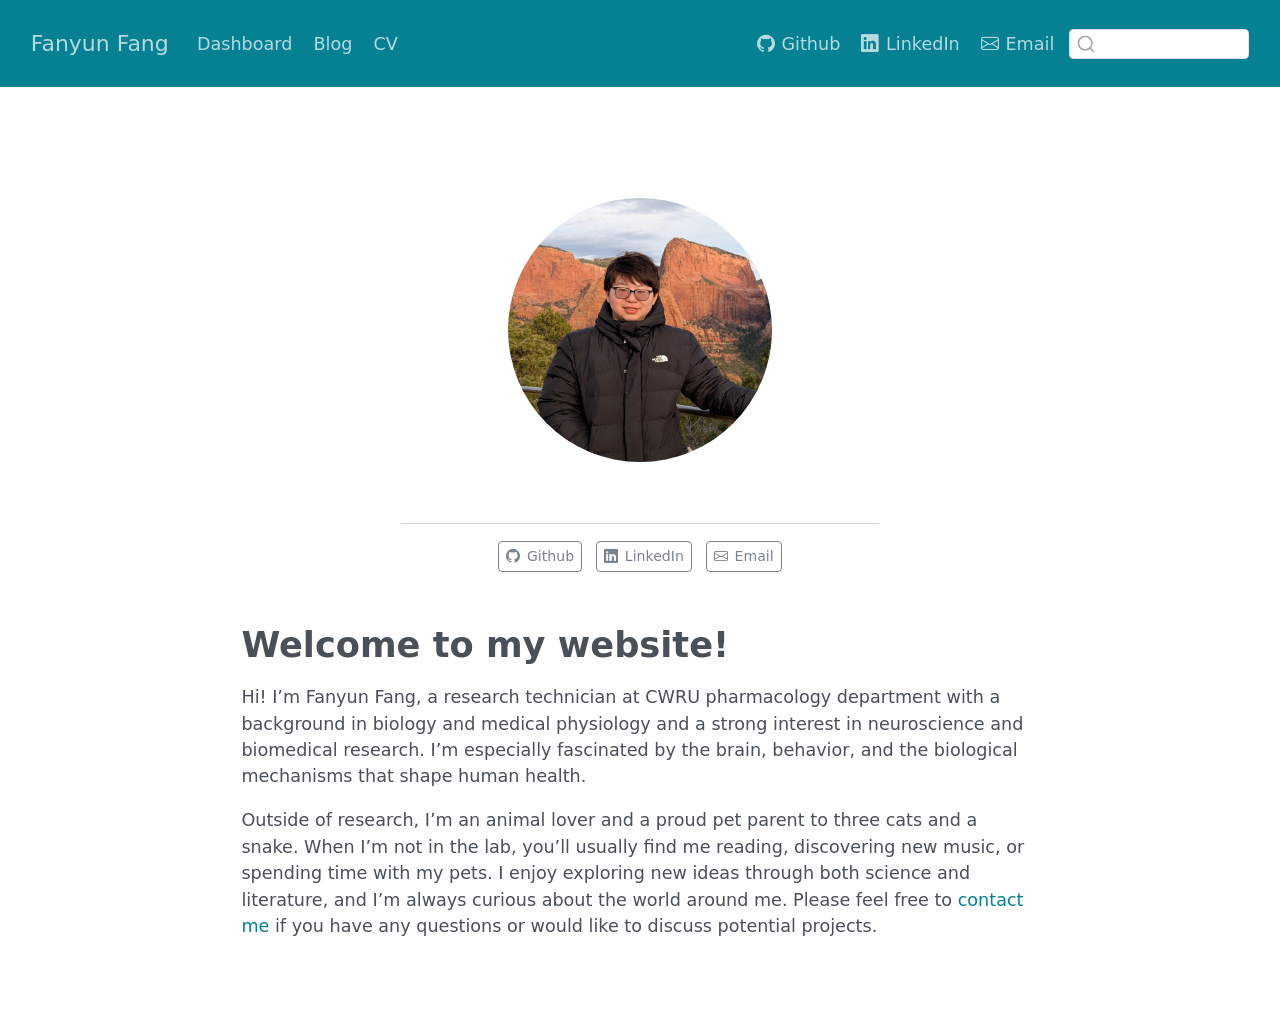
<file: docs/index.html>
<!DOCTYPE html>
<html xmlns="http://www.w3.org/1999/xhtml" lang="en" xml:lang="en"><head>

<meta charset="utf-8">
<meta name="generator" content="quarto-1.9.38">

<meta name="viewport" content="width=device-width, initial-scale=1.0, user-scalable=yes">


<title>Fanyun Fang</title>
<style>
/* Default styles provided by pandoc.
** See https://pandoc.org/MANUAL.html#variables-for-html for config info.
*/
code{white-space: pre-wrap;}
span.smallcaps{font-variant: small-caps;}
div.columns{display: flex; gap: min(4vw, 1.5em);}
div.column{flex: auto; overflow-x: auto;}
div.hanging-indent{margin-left: 1.5em; text-indent: -1.5em;}
ul.task-list{list-style: none;}
ul.task-list li input[type="checkbox"] {
  width: 0.8em;
  margin: 0 0.8em 0.2em -1em; /* quarto-specific, see https://github.com/quarto-dev/quarto-cli/issues/4556 */ 
  vertical-align: middle;
}
</style>


<script src="site_libs/quarto-nav/quarto-nav.js"></script>
<script src="site_libs/clipboard/clipboard.min.js"></script>
<script src="site_libs/quarto-search/autocomplete.umd.js"></script>
<script src="site_libs/quarto-search/fuse.min.js"></script>
<script src="site_libs/quarto-search/quarto-search.js"></script>
<meta name="quarto:offset" content="./">
<script src="site_libs/quarto-html/quarto.js" type="module"></script>
<script src="site_libs/quarto-html/tabsets/tabsets.js" type="module"></script>
<script src="site_libs/quarto-html/popper.min.js"></script>
<script src="site_libs/quarto-html/tippy.umd.min.js"></script>
<link href="site_libs/quarto-html/tippy.css" rel="stylesheet">
<link href="site_libs/quarto-html/quarto-syntax-highlighting-15634bcf2e68342d4ad2dfa704d543f6.css" rel="stylesheet" id="quarto-text-highlighting-styles">
<script src="site_libs/bootstrap/bootstrap.min.js"></script>
<link href="site_libs/bootstrap/bootstrap-icons.css" rel="stylesheet">
<link href="site_libs/bootstrap/bootstrap-db49e53ea84c5c6f29d0102649885da3.min.css" rel="stylesheet" append-hash="true" id="quarto-bootstrap" data-mode="light">
<script id="quarto-search-options" type="application/json">{
  "location": "navbar",
  "copy-button": false,
  "collapse-after": 3,
  "panel-placement": "end",
  "type": "textbox",
  "limit": 50,
  "keyboard-shortcut": [
    "f",
    "/",
    "s"
  ],
  "language": {
    "search-no-results-text": "No results",
    "search-matching-documents-text": "matching documents",
    "search-copy-link-title": "Copy link to search",
    "search-hide-matches-text": "Hide additional matches",
    "search-more-match-text": "more match in this document",
    "search-more-matches-text": "more matches in this document",
    "search-clear-button-title": "Clear",
    "search-text-placeholder": "",
    "search-detached-cancel-button-title": "Cancel",
    "search-submit-button-title": "Submit",
    "search-label": "Search"
  }
}</script>


</head>

<body class="nav-fixed fullcontent quarto-light">

<div id="quarto-search-results"></div>
  <header id="quarto-header" class="headroom fixed-top">
    <nav class="navbar navbar-expand-lg " data-bs-theme="dark">
      <div class="navbar-container container-fluid">
      <div class="navbar-brand-container mx-auto">
    <a class="navbar-brand" href="./index.html">
    <span class="navbar-title">Fanyun Fang</span>
    </a>
  </div>
            <div id="quarto-search" class="" title="Search"></div>
          <button class="navbar-toggler" type="button" data-bs-toggle="collapse" data-bs-target="#navbarCollapse" aria-controls="navbarCollapse" role="menu" aria-expanded="false" aria-label="Toggle navigation" onclick="if (window.quartoToggleHeadroom) { window.quartoToggleHeadroom(); }">
  <span class="navbar-toggler-icon"></span>
</button>
          <div class="collapse navbar-collapse" id="navbarCollapse">
            <ul class="navbar-nav navbar-nav-scroll me-auto">
  <li class="nav-item">
    <a class="nav-link" href="./Dashboard/index.html"> 
<span class="menu-text">Dashboard</span></a>
  </li>  
  <li class="nav-item">
    <a class="nav-link" href="./Blog/index.html"> 
<span class="menu-text">Blog</span></a>
  </li>  
  <li class="nav-item">
    <a class="nav-link" href="./cv/index.html"> 
<span class="menu-text">CV</span></a>
  </li>  
</ul>
            <ul class="navbar-nav navbar-nav-scroll ms-auto">
  <li class="nav-item">
    <a class="nav-link" href="https://github.com/spencerfang9"> <i class="bi bi-github" role="img">
</i> 
<span class="menu-text">Github</span></a>
  </li>  
  <li class="nav-item">
    <a class="nav-link" href="https://www.linkedin.com/in/fanyun-fang-321443180/"> <i class="bi bi-linkedin" role="img">
</i> 
<span class="menu-text">LinkedIn</span></a>
  </li>  
  <li class="nav-item">
    <a class="nav-link" href="mailto:fxf116@case.edu"> <i class="bi bi-envelope" role="img">
</i> 
<span class="menu-text">Email</span></a>
  </li>  
</ul>
          </div> <!-- /navcollapse -->
            <div class="quarto-navbar-tools">
</div>
      </div> <!-- /container-fluid -->
    </nav>
</header>
<!-- content -->
<div id="quarto-content" class="quarto-container page-columns page-rows-contents page-layout-article page-navbar">
<!-- sidebar -->
<!-- margin-sidebar -->
    
<!-- main -->
<main class="content" id="quarto-document-content">




<div class="quarto-about-jolla">
  <img src="img/My image.jpg" class="about-image
  round " style="height: 15em; width: 15em;">
 <header id="title-block-header" class="quarto-title-block"></header><div id="about-block">
</div> 
  <hr class="about-sep">
   <div class="about-links">
  <a href="https://github.com/spencerfang9" class="about-link" rel="" target="">
    <i class="bi bi-github"></i>
     <span class="about-link-text">Github</span>
  </a>
  <a href="https://www.linkedin.com/in/fanyun-fang-321443180/" class="about-link" rel="" target="">
    <i class="bi bi-linkedin"></i>
     <span class="about-link-text">LinkedIn</span>
  </a>
  <a href="mailto:fxf116@case.edu" class="about-link" rel="" target="">
    <i class="bi bi-envelope"></i>
     <span class="about-link-text">Email</span>
  </a>
</div>
</div>

<section id="welcome-to-my-website" class="level1">
<h1>Welcome to my website!</h1>
<p>Hi! I’m Fanyun Fang, a research technician at CWRU pharmacology department with a background in biology and medical physiology and a strong interest in neuroscience and biomedical research. I’m especially fascinated by the brain, behavior, and the biological mechanisms that shape human health.</p>
<p>Outside of research, I’m an animal lover and a proud pet parent to three cats and a snake. When I’m not in the lab, you’ll usually find me reading, discovering new music, or spending time with my pets. I enjoy exploring new ideas through both science and literature, and I’m always curious about the world around me. Please feel free to <a href="mailto:fxf116@case.edu">contact me</a> if you have any questions or would like to discuss potential projects.</p>



</section>

</main> <!-- /main -->
<script id="quarto-html-after-body" type="application/javascript">
  window.document.addEventListener("DOMContentLoaded", function (event) {
    const isCodeAnnotation = (el) => {
      for (const clz of el.classList) {
        if (clz.startsWith('code-annotation-')) {                     
          return true;
        }
      }
      return false;
    }
    const onCopySuccess = function(e) {
      // button target
      const button = e.trigger;
      // don't keep focus
      button.blur();
      // flash "checked"
      button.classList.add('code-copy-button-checked');
      var currentTitle = button.getAttribute("title");
      button.setAttribute("title", "Copied!");
      let tooltip;
      if (window.bootstrap) {
        button.setAttribute("data-bs-toggle", "tooltip");
        button.setAttribute("data-bs-placement", "left");
        button.setAttribute("data-bs-title", "Copied!");
        tooltip = new bootstrap.Tooltip(button, 
          { trigger: "manual", 
            customClass: "code-copy-button-tooltip",
            offset: [0, -8]});
        tooltip.show();    
      }
      setTimeout(function() {
        if (tooltip) {
          tooltip.hide();
          button.removeAttribute("data-bs-title");
          button.removeAttribute("data-bs-toggle");
          button.removeAttribute("data-bs-placement");
        }
        button.setAttribute("title", currentTitle);
        button.classList.remove('code-copy-button-checked');
      }, 1000);
      // clear code selection
      e.clearSelection();
    }
    const getTextToCopy = function(trigger) {
      const outerScaffold = trigger.parentElement.cloneNode(true);
      const codeEl = outerScaffold.querySelector('code');
      for (const childEl of codeEl.children) {
        if (isCodeAnnotation(childEl)) {
          childEl.remove();
        }
      }
      return codeEl.innerText;
    }
    const clipboard = new window.ClipboardJS('.code-copy-button:not([data-in-quarto-modal])', {
      text: getTextToCopy
    });
    clipboard.on('success', onCopySuccess);
    if (window.document.getElementById('quarto-embedded-source-code-modal')) {
      const clipboardModal = new window.ClipboardJS('.code-copy-button[data-in-quarto-modal]', {
        text: getTextToCopy,
        container: window.document.getElementById('quarto-embedded-source-code-modal')
      });
      clipboardModal.on('success', onCopySuccess);
    }
      var localhostRegex = new RegExp(/^(?:http|https):\/\/localhost\:?[0-9]*\//);
      var mailtoRegex = new RegExp(/^mailto:/);
        var filterRegex = new RegExp('/' + window.location.host + '/');
      var isInternal = (href) => {
          return filterRegex.test(href) || localhostRegex.test(href) || mailtoRegex.test(href);
      }
      // Inspect non-navigation links and adorn them if external
     var links = window.document.querySelectorAll('a[href]:not(.nav-link):not(.navbar-brand):not(.toc-action):not(.sidebar-link):not(.sidebar-item-toggle):not(.pagination-link):not(.no-external):not([aria-hidden]):not(.dropdown-item):not(.quarto-navigation-tool):not(.about-link)');
      for (var i=0; i<links.length; i++) {
        const link = links[i];
        if (!isInternal(link.href)) {
          // undo the damage that might have been done by quarto-nav.js in the case of
          // links that we want to consider external
          if (link.dataset.originalHref !== undefined) {
            link.href = link.dataset.originalHref;
          }
        }
      }
    function tippyHover(el, contentFn, onTriggerFn, onUntriggerFn) {
      const config = {
        allowHTML: true,
        maxWidth: 500,
        delay: 100,
        arrow: false,
        appendTo: function(el) {
            return el.parentElement;
        },
        interactive: true,
        interactiveBorder: 10,
        theme: 'quarto',
        placement: 'bottom-start',
      };
      if (contentFn) {
        config.content = contentFn;
      }
      if (onTriggerFn) {
        config.onTrigger = onTriggerFn;
      }
      if (onUntriggerFn) {
        config.onUntrigger = onUntriggerFn;
      }
      window.tippy(el, config); 
    }
    const noterefs = window.document.querySelectorAll('a[role="doc-noteref"]');
    for (var i=0; i<noterefs.length; i++) {
      const ref = noterefs[i];
      tippyHover(ref, function() {
        // use id or data attribute instead here
        let href = ref.getAttribute('data-footnote-href') || ref.getAttribute('href');
        try { href = new URL(href).hash; } catch {}
        const id = href.replace(/^#\/?/, "");
        const note = window.document.getElementById(id);
        if (note) {
          return note.innerHTML;
        } else {
          return "";
        }
      });
    }
    const xrefs = window.document.querySelectorAll('a.quarto-xref');
    const processXRef = (id, note) => {
      // Strip column container classes
      const stripColumnClz = (el) => {
        el.classList.remove("page-full", "page-columns");
        if (el.children) {
          for (const child of el.children) {
            stripColumnClz(child);
          }
        }
      }
      stripColumnClz(note)
      if (id === null || id.startsWith('sec-')) {
        // Special case sections, only their first couple elements
        const container = document.createElement("div");
        if (note.children && note.children.length > 2) {
          container.appendChild(note.children[0].cloneNode(true));
          for (let i = 1; i < note.children.length; i++) {
            const child = note.children[i];
            if (child.tagName === "P" && child.innerText === "") {
              continue;
            } else {
              container.appendChild(child.cloneNode(true));
              break;
            }
          }
          if (window.Quarto?.typesetMath) {
            window.Quarto.typesetMath(container);
          }
          return container.innerHTML
        } else {
          if (window.Quarto?.typesetMath) {
            window.Quarto.typesetMath(note);
          }
          return note.innerHTML;
        }
      } else {
        // Remove any anchor links if they are present
        const anchorLink = note.querySelector('a.anchorjs-link');
        if (anchorLink) {
          anchorLink.remove();
        }
        if (window.Quarto?.typesetMath) {
          window.Quarto.typesetMath(note);
        }
        if (note.classList.contains("callout")) {
          return note.outerHTML;
        } else {
          return note.innerHTML;
        }
      }
    }
    for (var i=0; i<xrefs.length; i++) {
      const xref = xrefs[i];
      tippyHover(xref, undefined, function(instance) {
        instance.disable();
        let url = xref.getAttribute('href');
        let hash = undefined; 
        if (url.startsWith('#')) {
          hash = url;
        } else {
          try { hash = new URL(url).hash; } catch {}
        }
        if (hash) {
          const id = hash.replace(/^#\/?/, "");
          const note = window.document.getElementById(id);
          if (note !== null) {
            try {
              const html = processXRef(id, note.cloneNode(true));
              instance.setContent(html);
            } finally {
              instance.enable();
              instance.show();
            }
          } else {
            // See if we can fetch this
            fetch(url.split('#')[0])
            .then(res => res.text())
            .then(html => {
              const parser = new DOMParser();
              const htmlDoc = parser.parseFromString(html, "text/html");
              const note = htmlDoc.getElementById(id);
              if (note !== null) {
                const html = processXRef(id, note);
                instance.setContent(html);
              } 
            }).finally(() => {
              instance.enable();
              instance.show();
            });
          }
        } else {
          // See if we can fetch a full url (with no hash to target)
          // This is a special case and we should probably do some content thinning / targeting
          fetch(url)
          .then(res => res.text())
          .then(html => {
            const parser = new DOMParser();
            const htmlDoc = parser.parseFromString(html, "text/html");
            const note = htmlDoc.querySelector('main.content');
            if (note !== null) {
              // This should only happen for chapter cross references
              // (since there is no id in the URL)
              // remove the first header
              if (note.children.length > 0 && note.children[0].tagName === "HEADER") {
                note.children[0].remove();
              }
              const html = processXRef(null, note);
              instance.setContent(html);
            } 
          }).finally(() => {
            instance.enable();
            instance.show();
          });
        }
      }, function(instance) {
      });
    }
        let selectedAnnoteEl;
        const selectorForAnnotation = ( cell, annotation) => {
          let cellAttr = 'data-code-cell="' + cell + '"';
          let lineAttr = 'data-code-annotation="' +  annotation + '"';
          const selector = 'span[' + cellAttr + '][' + lineAttr + ']';
          return selector;
        }
        const selectCodeLines = (annoteEl) => {
          const doc = window.document;
          const targetCell = annoteEl.getAttribute("data-target-cell");
          const targetAnnotation = annoteEl.getAttribute("data-target-annotation");
          const annoteSpan = window.document.querySelector(selectorForAnnotation(targetCell, targetAnnotation));
          const lines = annoteSpan.getAttribute("data-code-lines").split(",");
          const lineIds = lines.map((line) => {
            return targetCell + "-" + line;
          })
          let top = null;
          let height = null;
          let parent = null;
          if (lineIds.length > 0) {
              //compute the position of the single el (top and bottom and make a div)
              const el = window.document.getElementById(lineIds[0]);
              top = el.offsetTop;
              height = el.offsetHeight;
              parent = el.parentElement.parentElement;
            if (lineIds.length > 1) {
              const lastEl = window.document.getElementById(lineIds[lineIds.length - 1]);
              const bottom = lastEl.offsetTop + lastEl.offsetHeight;
              height = bottom - top;
            }
            if (top !== null && height !== null && parent !== null) {
              // cook up a div (if necessary) and position it 
              let div = window.document.getElementById("code-annotation-line-highlight");
              if (div === null) {
                div = window.document.createElement("div");
                div.setAttribute("id", "code-annotation-line-highlight");
                div.style.position = 'absolute';
                parent.appendChild(div);
              }
              div.style.top = top - 2 + "px";
              div.style.height = height + 4 + "px";
              div.style.left = 0;
              let gutterDiv = window.document.getElementById("code-annotation-line-highlight-gutter");
              if (gutterDiv === null) {
                gutterDiv = window.document.createElement("div");
                gutterDiv.setAttribute("id", "code-annotation-line-highlight-gutter");
                gutterDiv.style.position = 'absolute';
                const codeCell = window.document.getElementById(targetCell);
                const gutter = codeCell.querySelector('.code-annotation-gutter');
                gutter.appendChild(gutterDiv);
              }
              gutterDiv.style.top = top - 2 + "px";
              gutterDiv.style.height = height + 4 + "px";
            }
            selectedAnnoteEl = annoteEl;
          }
        };
        const unselectCodeLines = () => {
          const elementsIds = ["code-annotation-line-highlight", "code-annotation-line-highlight-gutter"];
          elementsIds.forEach((elId) => {
            const div = window.document.getElementById(elId);
            if (div) {
              div.remove();
            }
          });
          selectedAnnoteEl = undefined;
        };
          // Handle positioning of the toggle
      window.addEventListener(
        "resize",
        throttle(() => {
          elRect = undefined;
          if (selectedAnnoteEl) {
            selectCodeLines(selectedAnnoteEl);
          }
        }, 10)
      );
      function throttle(fn, ms) {
      let throttle = false;
      let timer;
        return (...args) => {
          if(!throttle) { // first call gets through
              fn.apply(this, args);
              throttle = true;
          } else { // all the others get throttled
              if(timer) clearTimeout(timer); // cancel #2
              timer = setTimeout(() => {
                fn.apply(this, args);
                timer = throttle = false;
              }, ms);
          }
        };
      }
        // Attach click handler to the DT
        const annoteDls = window.document.querySelectorAll('dt[data-target-cell]');
        for (const annoteDlNode of annoteDls) {
          annoteDlNode.addEventListener('click', (event) => {
            const clickedEl = event.target;
            if (clickedEl !== selectedAnnoteEl) {
              unselectCodeLines();
              const activeEl = window.document.querySelector('dt[data-target-cell].code-annotation-active');
              if (activeEl) {
                activeEl.classList.remove('code-annotation-active');
              }
              selectCodeLines(clickedEl);
              clickedEl.classList.add('code-annotation-active');
            } else {
              // Unselect the line
              unselectCodeLines();
              clickedEl.classList.remove('code-annotation-active');
            }
          });
        }
    const findCites = (el) => {
      const parentEl = el.parentElement;
      if (parentEl) {
        const cites = parentEl.dataset.cites;
        if (cites) {
          return {
            el,
            cites: cites.split(' ')
          };
        } else {
          return findCites(el.parentElement)
        }
      } else {
        return undefined;
      }
    };
    var bibliorefs = window.document.querySelectorAll('a[role="doc-biblioref"]');
    for (var i=0; i<bibliorefs.length; i++) {
      const ref = bibliorefs[i];
      const citeInfo = findCites(ref);
      if (citeInfo) {
        tippyHover(citeInfo.el, function() {
          var popup = window.document.createElement('div');
          citeInfo.cites.forEach(function(cite) {
            var citeDiv = window.document.createElement('div');
            citeDiv.classList.add('hanging-indent');
            citeDiv.classList.add('csl-entry');
            var biblioDiv = window.document.getElementById('ref-' + cite);
            if (biblioDiv) {
              citeDiv.innerHTML = biblioDiv.innerHTML;
            }
            popup.appendChild(citeDiv);
          });
          return popup.innerHTML;
        });
      }
    }
  });
  </script>
</div> <!-- /content -->




</body></html>
</file>
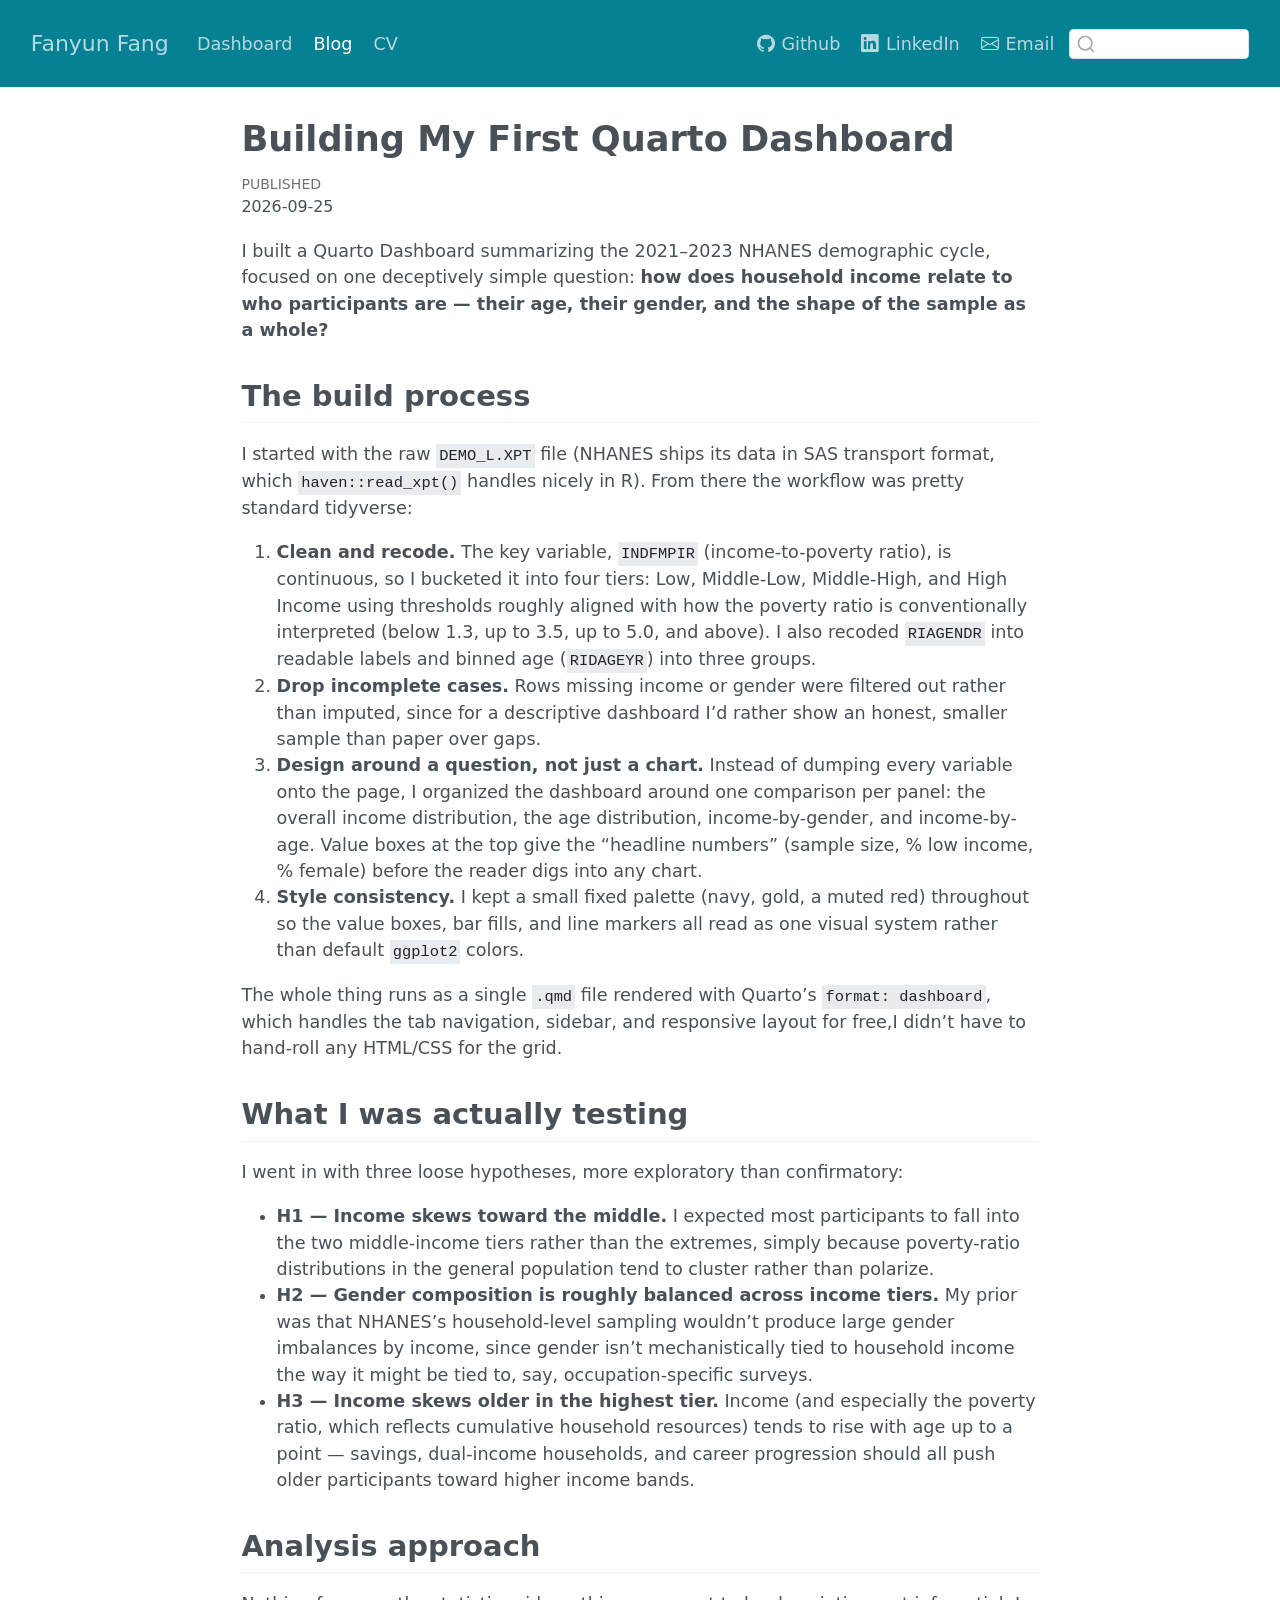
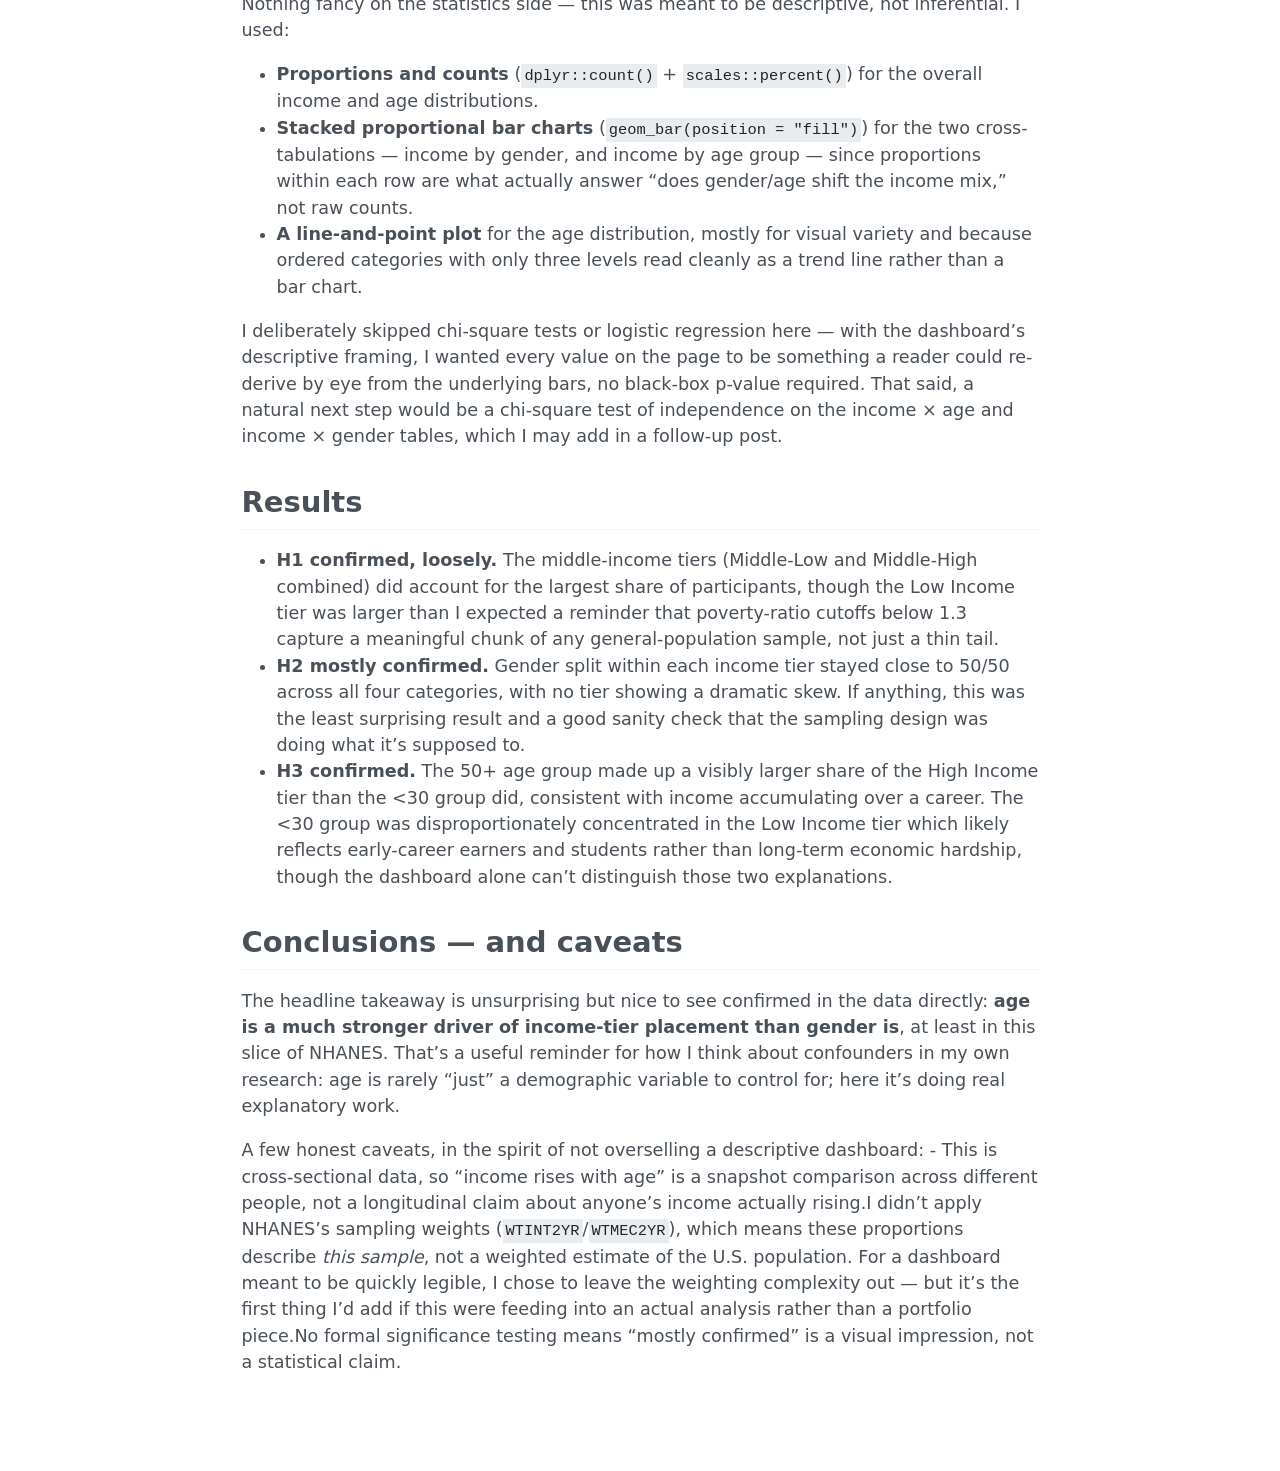
<file: docs/Blog/index.html>
<!DOCTYPE html>
<html xmlns="http://www.w3.org/1999/xhtml" lang="en" xml:lang="en"><head>

<meta charset="utf-8">
<meta name="generator" content="quarto-1.9.38">

<meta name="viewport" content="width=device-width, initial-scale=1.0, user-scalable=yes">

<meta name="dcterms.date" content="2026-09-25">

<title>Building My First Quarto Dashboard – Fanyun Fang</title>
<style>
/* Default styles provided by pandoc.
** See https://pandoc.org/MANUAL.html#variables-for-html for config info.
*/
code{white-space: pre-wrap;}
span.smallcaps{font-variant: small-caps;}
div.columns{display: flex; gap: min(4vw, 1.5em);}
div.column{flex: auto; overflow-x: auto;}
div.hanging-indent{margin-left: 1.5em; text-indent: -1.5em;}
ul.task-list{list-style: none;}
ul.task-list li input[type="checkbox"] {
  width: 0.8em;
  margin: 0 0.8em 0.2em -1em; /* quarto-specific, see https://github.com/quarto-dev/quarto-cli/issues/4556 */ 
  vertical-align: middle;
}
</style>


<script src="../site_libs/quarto-nav/quarto-nav.js"></script>
<script src="../site_libs/clipboard/clipboard.min.js"></script>
<script src="../site_libs/quarto-search/autocomplete.umd.js"></script>
<script src="../site_libs/quarto-search/fuse.min.js"></script>
<script src="../site_libs/quarto-search/quarto-search.js"></script>
<meta name="quarto:offset" content="../">
<script src="../site_libs/quarto-html/quarto.js" type="module"></script>
<script src="../site_libs/quarto-html/tabsets/tabsets.js" type="module"></script>
<script src="../site_libs/quarto-html/popper.min.js"></script>
<script src="../site_libs/quarto-html/tippy.umd.min.js"></script>
<script src="../site_libs/quarto-html/anchor.min.js"></script>
<link href="../site_libs/quarto-html/tippy.css" rel="stylesheet">
<link href="../site_libs/quarto-html/quarto-syntax-highlighting-15634bcf2e68342d4ad2dfa704d543f6.css" rel="stylesheet" id="quarto-text-highlighting-styles">
<script src="../site_libs/bootstrap/bootstrap.min.js"></script>
<link href="../site_libs/bootstrap/bootstrap-icons.css" rel="stylesheet">
<link href="../site_libs/bootstrap/bootstrap-db49e53ea84c5c6f29d0102649885da3.min.css" rel="stylesheet" append-hash="true" id="quarto-bootstrap" data-mode="light">
<script id="quarto-search-options" type="application/json">{
  "location": "navbar",
  "copy-button": false,
  "collapse-after": 3,
  "panel-placement": "end",
  "type": "textbox",
  "limit": 50,
  "keyboard-shortcut": [
    "f",
    "/",
    "s"
  ],
  "language": {
    "search-no-results-text": "No results",
    "search-matching-documents-text": "matching documents",
    "search-copy-link-title": "Copy link to search",
    "search-hide-matches-text": "Hide additional matches",
    "search-more-match-text": "more match in this document",
    "search-more-matches-text": "more matches in this document",
    "search-clear-button-title": "Clear",
    "search-text-placeholder": "",
    "search-detached-cancel-button-title": "Cancel",
    "search-submit-button-title": "Submit",
    "search-label": "Search"
  }
}</script>


</head>

<body class="nav-fixed fullcontent quarto-light">

<div id="quarto-search-results"></div>
  <header id="quarto-header" class="headroom fixed-top">
    <nav class="navbar navbar-expand-lg " data-bs-theme="dark">
      <div class="navbar-container container-fluid">
      <div class="navbar-brand-container mx-auto">
    <a class="navbar-brand" href="../index.html">
    <span class="navbar-title">Fanyun Fang</span>
    </a>
  </div>
            <div id="quarto-search" class="" title="Search"></div>
          <button class="navbar-toggler" type="button" data-bs-toggle="collapse" data-bs-target="#navbarCollapse" aria-controls="navbarCollapse" role="menu" aria-expanded="false" aria-label="Toggle navigation" onclick="if (window.quartoToggleHeadroom) { window.quartoToggleHeadroom(); }">
  <span class="navbar-toggler-icon"></span>
</button>
          <div class="collapse navbar-collapse" id="navbarCollapse">
            <ul class="navbar-nav navbar-nav-scroll me-auto">
  <li class="nav-item">
    <a class="nav-link" href="../Dashboard/index.html"> 
<span class="menu-text">Dashboard</span></a>
  </li>  
  <li class="nav-item">
    <a class="nav-link active" href="../Blog/index.html" aria-current="page"> 
<span class="menu-text">Blog</span></a>
  </li>  
  <li class="nav-item">
    <a class="nav-link" href="../cv/index.html"> 
<span class="menu-text">CV</span></a>
  </li>  
</ul>
            <ul class="navbar-nav navbar-nav-scroll ms-auto">
  <li class="nav-item">
    <a class="nav-link" href="https://github.com/spencerfang9"> <i class="bi bi-github" role="img">
</i> 
<span class="menu-text">Github</span></a>
  </li>  
  <li class="nav-item">
    <a class="nav-link" href="https://www.linkedin.com/in/fanyun-fang-321443180/"> <i class="bi bi-linkedin" role="img">
</i> 
<span class="menu-text">LinkedIn</span></a>
  </li>  
  <li class="nav-item">
    <a class="nav-link" href="mailto:fxf116@case.edu"> <i class="bi bi-envelope" role="img">
</i> 
<span class="menu-text">Email</span></a>
  </li>  
</ul>
          </div> <!-- /navcollapse -->
            <div class="quarto-navbar-tools">
</div>
      </div> <!-- /container-fluid -->
    </nav>
</header>
<!-- content -->
<div id="quarto-content" class="quarto-container page-columns page-rows-contents page-layout-article page-navbar">
<!-- sidebar -->
<!-- margin-sidebar -->
    
<!-- main -->
<main class="content" id="quarto-document-content">

<header id="title-block-header" class="quarto-title-block default">
<div class="quarto-title">
<h1 class="title">Building My First Quarto Dashboard</h1>
</div>



<div class="quarto-title-meta">

    
    <div>
    <div class="quarto-title-meta-heading">Published</div>
    <div class="quarto-title-meta-contents">
      <p class="date">2026-09-25</p>
    </div>
  </div>
  
    
  </div>
  


</header>


<p>I built a Quarto Dashboard summarizing the 2021–2023 NHANES demographic cycle, focused on one deceptively simple question: <strong>how does household income relate to who participants are — their age, their gender, and the shape of the sample as a whole?</strong></p>
<section id="the-build-process" class="level2">
<h2 class="anchored" data-anchor-id="the-build-process">The build process</h2>
<p>I started with the raw <code>DEMO_L.XPT</code> file (NHANES ships its data in SAS transport format, which <code>haven::read_xpt()</code> handles nicely in R). From there the workflow was pretty standard tidyverse:</p>
<ol type="1">
<li><strong>Clean and recode.</strong> The key variable, <code>INDFMPIR</code> (income-to-poverty ratio), is continuous, so I bucketed it into four tiers: Low, Middle-Low, Middle-High, and High Income using thresholds roughly aligned with how the poverty ratio is conventionally interpreted (below 1.3, up to 3.5, up to 5.0, and above). I also recoded <code>RIAGENDR</code> into readable labels and binned age (<code>RIDAGEYR</code>) into three groups.</li>
<li><strong>Drop incomplete cases.</strong> Rows missing income or gender were filtered out rather than imputed, since for a descriptive dashboard I’d rather show an honest, smaller sample than paper over gaps.</li>
<li><strong>Design around a question, not just a chart.</strong> Instead of dumping every variable onto the page, I organized the dashboard around one comparison per panel: the overall income distribution, the age distribution, income-by-gender, and income-by-age. Value boxes at the top give the “headline numbers” (sample size, % low income, % female) before the reader digs into any chart.</li>
<li><strong>Style consistency.</strong> I kept a small fixed palette (navy, gold, a muted red) throughout so the value boxes, bar fills, and line markers all read as one visual system rather than default <code>ggplot2</code> colors.</li>
</ol>
<p>The whole thing runs as a single <code>.qmd</code> file rendered with Quarto’s <code>format: dashboard</code>, which handles the tab navigation, sidebar, and responsive layout for free,I didn’t have to hand-roll any HTML/CSS for the grid.</p>
</section>
<section id="what-i-was-actually-testing" class="level2">
<h2 class="anchored" data-anchor-id="what-i-was-actually-testing">What I was actually testing</h2>
<p>I went in with three loose hypotheses, more exploratory than confirmatory:</p>
<ul>
<li><strong>H1 — Income skews toward the middle.</strong> I expected most participants to fall into the two middle-income tiers rather than the extremes, simply because poverty-ratio distributions in the general population tend to cluster rather than polarize.</li>
<li><strong>H2 — Gender composition is roughly balanced across income tiers.</strong> My prior was that NHANES’s household-level sampling wouldn’t produce large gender imbalances by income, since gender isn’t mechanistically tied to household income the way it might be tied to, say, occupation-specific surveys.</li>
<li><strong>H3 — Income skews older in the highest tier.</strong> Income (and especially the poverty ratio, which reflects cumulative household resources) tends to rise with age up to a point — savings, dual-income households, and career progression should all push older participants toward higher income bands.</li>
</ul>
</section>
<section id="analysis-approach" class="level2">
<h2 class="anchored" data-anchor-id="analysis-approach">Analysis approach</h2>
<p>Nothing fancy on the statistics side — this was meant to be descriptive, not inferential. I used:</p>
<ul>
<li><strong>Proportions and counts</strong> (<code>dplyr::count()</code> + <code>scales::percent()</code>) for the overall income and age distributions.</li>
<li><strong>Stacked proportional bar charts</strong> (<code>geom_bar(position = "fill")</code>) for the two cross-tabulations — income by gender, and income by age group — since proportions within each row are what actually answer “does gender/age shift the income mix,” not raw counts.</li>
<li><strong>A line-and-point plot</strong> for the age distribution, mostly for visual variety and because ordered categories with only three levels read cleanly as a trend line rather than a bar chart.</li>
</ul>
<p>I deliberately skipped chi-square tests or logistic regression here — with the dashboard’s descriptive framing, I wanted every value on the page to be something a reader could re-derive by eye from the underlying bars, no black-box p-value required. That said, a natural next step would be a chi-square test of independence on the income × age and income × gender tables, which I may add in a follow-up post.</p>
</section>
<section id="results" class="level2">
<h2 class="anchored" data-anchor-id="results">Results</h2>
<ul>
<li><strong>H1 confirmed, loosely.</strong> The middle-income tiers (Middle-Low and Middle-High combined) did account for the largest share of participants, though the Low Income tier was larger than I expected a reminder that poverty-ratio cutoffs below 1.3 capture a meaningful chunk of any general-population sample, not just a thin tail.</li>
<li><strong>H2 mostly confirmed.</strong> Gender split within each income tier stayed close to 50/50 across all four categories, with no tier showing a dramatic skew. If anything, this was the least surprising result and a good sanity check that the sampling design was doing what it’s supposed to.</li>
<li><strong>H3 confirmed.</strong> The 50+ age group made up a visibly larger share of the High Income tier than the &lt;30 group did, consistent with income accumulating over a career. The &lt;30 group was disproportionately concentrated in the Low Income tier which likely reflects early-career earners and students rather than long-term economic hardship, though the dashboard alone can’t distinguish those two explanations.</li>
</ul>
</section>
<section id="conclusions-and-caveats" class="level2">
<h2 class="anchored" data-anchor-id="conclusions-and-caveats">Conclusions — and caveats</h2>
<p>The headline takeaway is unsurprising but nice to see confirmed in the data directly: <strong>age is a much stronger driver of income-tier placement than gender is</strong>, at least in this slice of NHANES. That’s a useful reminder for how I think about confounders in my own research: age is rarely “just” a demographic variable to control for; here it’s doing real explanatory work.</p>
<p>A few honest caveats, in the spirit of not overselling a descriptive dashboard: - This is cross-sectional data, so “income rises with age” is a snapshot comparison across different people, not a longitudinal claim about anyone’s income actually rising.I didn’t apply NHANES’s sampling weights (<code>WTINT2YR</code>/<code>WTMEC2YR</code>), which means these proportions describe <em>this sample</em>, not a weighted estimate of the U.S. population. For a dashboard meant to be quickly legible, I chose to leave the weighting complexity out — but it’s the first thing I’d add if this were feeding into an actual analysis rather than a portfolio piece.No formal significance testing means “mostly confirmed” is a visual impression, not a statistical claim.</p>


</section>

</main> <!-- /main -->
<script id="quarto-html-after-body" type="application/javascript">
  window.document.addEventListener("DOMContentLoaded", function (event) {
    const icon = "";
    const anchorJS = new window.AnchorJS();
    anchorJS.options = {
      placement: 'right',
      icon: icon
    };
    anchorJS.add('.anchored');
    const isCodeAnnotation = (el) => {
      for (const clz of el.classList) {
        if (clz.startsWith('code-annotation-')) {                     
          return true;
        }
      }
      return false;
    }
    const onCopySuccess = function(e) {
      // button target
      const button = e.trigger;
      // don't keep focus
      button.blur();
      // flash "checked"
      button.classList.add('code-copy-button-checked');
      var currentTitle = button.getAttribute("title");
      button.setAttribute("title", "Copied!");
      let tooltip;
      if (window.bootstrap) {
        button.setAttribute("data-bs-toggle", "tooltip");
        button.setAttribute("data-bs-placement", "left");
        button.setAttribute("data-bs-title", "Copied!");
        tooltip = new bootstrap.Tooltip(button, 
          { trigger: "manual", 
            customClass: "code-copy-button-tooltip",
            offset: [0, -8]});
        tooltip.show();    
      }
      setTimeout(function() {
        if (tooltip) {
          tooltip.hide();
          button.removeAttribute("data-bs-title");
          button.removeAttribute("data-bs-toggle");
          button.removeAttribute("data-bs-placement");
        }
        button.setAttribute("title", currentTitle);
        button.classList.remove('code-copy-button-checked');
      }, 1000);
      // clear code selection
      e.clearSelection();
    }
    const getTextToCopy = function(trigger) {
      const outerScaffold = trigger.parentElement.cloneNode(true);
      const codeEl = outerScaffold.querySelector('code');
      for (const childEl of codeEl.children) {
        if (isCodeAnnotation(childEl)) {
          childEl.remove();
        }
      }
      return codeEl.innerText;
    }
    const clipboard = new window.ClipboardJS('.code-copy-button:not([data-in-quarto-modal])', {
      text: getTextToCopy
    });
    clipboard.on('success', onCopySuccess);
    if (window.document.getElementById('quarto-embedded-source-code-modal')) {
      const clipboardModal = new window.ClipboardJS('.code-copy-button[data-in-quarto-modal]', {
        text: getTextToCopy,
        container: window.document.getElementById('quarto-embedded-source-code-modal')
      });
      clipboardModal.on('success', onCopySuccess);
    }
      var localhostRegex = new RegExp(/^(?:http|https):\/\/localhost\:?[0-9]*\//);
      var mailtoRegex = new RegExp(/^mailto:/);
        var filterRegex = new RegExp('/' + window.location.host + '/');
      var isInternal = (href) => {
          return filterRegex.test(href) || localhostRegex.test(href) || mailtoRegex.test(href);
      }
      // Inspect non-navigation links and adorn them if external
     var links = window.document.querySelectorAll('a[href]:not(.nav-link):not(.navbar-brand):not(.toc-action):not(.sidebar-link):not(.sidebar-item-toggle):not(.pagination-link):not(.no-external):not([aria-hidden]):not(.dropdown-item):not(.quarto-navigation-tool):not(.about-link)');
      for (var i=0; i<links.length; i++) {
        const link = links[i];
        if (!isInternal(link.href)) {
          // undo the damage that might have been done by quarto-nav.js in the case of
          // links that we want to consider external
          if (link.dataset.originalHref !== undefined) {
            link.href = link.dataset.originalHref;
          }
        }
      }
    function tippyHover(el, contentFn, onTriggerFn, onUntriggerFn) {
      const config = {
        allowHTML: true,
        maxWidth: 500,
        delay: 100,
        arrow: false,
        appendTo: function(el) {
            return el.parentElement;
        },
        interactive: true,
        interactiveBorder: 10,
        theme: 'quarto',
        placement: 'bottom-start',
      };
      if (contentFn) {
        config.content = contentFn;
      }
      if (onTriggerFn) {
        config.onTrigger = onTriggerFn;
      }
      if (onUntriggerFn) {
        config.onUntrigger = onUntriggerFn;
      }
      window.tippy(el, config); 
    }
    const noterefs = window.document.querySelectorAll('a[role="doc-noteref"]');
    for (var i=0; i<noterefs.length; i++) {
      const ref = noterefs[i];
      tippyHover(ref, function() {
        // use id or data attribute instead here
        let href = ref.getAttribute('data-footnote-href') || ref.getAttribute('href');
        try { href = new URL(href).hash; } catch {}
        const id = href.replace(/^#\/?/, "");
        const note = window.document.getElementById(id);
        if (note) {
          return note.innerHTML;
        } else {
          return "";
        }
      });
    }
    const xrefs = window.document.querySelectorAll('a.quarto-xref');
    const processXRef = (id, note) => {
      // Strip column container classes
      const stripColumnClz = (el) => {
        el.classList.remove("page-full", "page-columns");
        if (el.children) {
          for (const child of el.children) {
            stripColumnClz(child);
          }
        }
      }
      stripColumnClz(note)
      if (id === null || id.startsWith('sec-')) {
        // Special case sections, only their first couple elements
        const container = document.createElement("div");
        if (note.children && note.children.length > 2) {
          container.appendChild(note.children[0].cloneNode(true));
          for (let i = 1; i < note.children.length; i++) {
            const child = note.children[i];
            if (child.tagName === "P" && child.innerText === "") {
              continue;
            } else {
              container.appendChild(child.cloneNode(true));
              break;
            }
          }
          if (window.Quarto?.typesetMath) {
            window.Quarto.typesetMath(container);
          }
          return container.innerHTML
        } else {
          if (window.Quarto?.typesetMath) {
            window.Quarto.typesetMath(note);
          }
          return note.innerHTML;
        }
      } else {
        // Remove any anchor links if they are present
        const anchorLink = note.querySelector('a.anchorjs-link');
        if (anchorLink) {
          anchorLink.remove();
        }
        if (window.Quarto?.typesetMath) {
          window.Quarto.typesetMath(note);
        }
        if (note.classList.contains("callout")) {
          return note.outerHTML;
        } else {
          return note.innerHTML;
        }
      }
    }
    for (var i=0; i<xrefs.length; i++) {
      const xref = xrefs[i];
      tippyHover(xref, undefined, function(instance) {
        instance.disable();
        let url = xref.getAttribute('href');
        let hash = undefined; 
        if (url.startsWith('#')) {
          hash = url;
        } else {
          try { hash = new URL(url).hash; } catch {}
        }
        if (hash) {
          const id = hash.replace(/^#\/?/, "");
          const note = window.document.getElementById(id);
          if (note !== null) {
            try {
              const html = processXRef(id, note.cloneNode(true));
              instance.setContent(html);
            } finally {
              instance.enable();
              instance.show();
            }
          } else {
            // See if we can fetch this
            fetch(url.split('#')[0])
            .then(res => res.text())
            .then(html => {
              const parser = new DOMParser();
              const htmlDoc = parser.parseFromString(html, "text/html");
              const note = htmlDoc.getElementById(id);
              if (note !== null) {
                const html = processXRef(id, note);
                instance.setContent(html);
              } 
            }).finally(() => {
              instance.enable();
              instance.show();
            });
          }
        } else {
          // See if we can fetch a full url (with no hash to target)
          // This is a special case and we should probably do some content thinning / targeting
          fetch(url)
          .then(res => res.text())
          .then(html => {
            const parser = new DOMParser();
            const htmlDoc = parser.parseFromString(html, "text/html");
            const note = htmlDoc.querySelector('main.content');
            if (note !== null) {
              // This should only happen for chapter cross references
              // (since there is no id in the URL)
              // remove the first header
              if (note.children.length > 0 && note.children[0].tagName === "HEADER") {
                note.children[0].remove();
              }
              const html = processXRef(null, note);
              instance.setContent(html);
            } 
          }).finally(() => {
            instance.enable();
            instance.show();
          });
        }
      }, function(instance) {
      });
    }
        let selectedAnnoteEl;
        const selectorForAnnotation = ( cell, annotation) => {
          let cellAttr = 'data-code-cell="' + cell + '"';
          let lineAttr = 'data-code-annotation="' +  annotation + '"';
          const selector = 'span[' + cellAttr + '][' + lineAttr + ']';
          return selector;
        }
        const selectCodeLines = (annoteEl) => {
          const doc = window.document;
          const targetCell = annoteEl.getAttribute("data-target-cell");
          const targetAnnotation = annoteEl.getAttribute("data-target-annotation");
          const annoteSpan = window.document.querySelector(selectorForAnnotation(targetCell, targetAnnotation));
          const lines = annoteSpan.getAttribute("data-code-lines").split(",");
          const lineIds = lines.map((line) => {
            return targetCell + "-" + line;
          })
          let top = null;
          let height = null;
          let parent = null;
          if (lineIds.length > 0) {
              //compute the position of the single el (top and bottom and make a div)
              const el = window.document.getElementById(lineIds[0]);
              top = el.offsetTop;
              height = el.offsetHeight;
              parent = el.parentElement.parentElement;
            if (lineIds.length > 1) {
              const lastEl = window.document.getElementById(lineIds[lineIds.length - 1]);
              const bottom = lastEl.offsetTop + lastEl.offsetHeight;
              height = bottom - top;
            }
            if (top !== null && height !== null && parent !== null) {
              // cook up a div (if necessary) and position it 
              let div = window.document.getElementById("code-annotation-line-highlight");
              if (div === null) {
                div = window.document.createElement("div");
                div.setAttribute("id", "code-annotation-line-highlight");
                div.style.position = 'absolute';
                parent.appendChild(div);
              }
              div.style.top = top - 2 + "px";
              div.style.height = height + 4 + "px";
              div.style.left = 0;
              let gutterDiv = window.document.getElementById("code-annotation-line-highlight-gutter");
              if (gutterDiv === null) {
                gutterDiv = window.document.createElement("div");
                gutterDiv.setAttribute("id", "code-annotation-line-highlight-gutter");
                gutterDiv.style.position = 'absolute';
                const codeCell = window.document.getElementById(targetCell);
                const gutter = codeCell.querySelector('.code-annotation-gutter');
                gutter.appendChild(gutterDiv);
              }
              gutterDiv.style.top = top - 2 + "px";
              gutterDiv.style.height = height + 4 + "px";
            }
            selectedAnnoteEl = annoteEl;
          }
        };
        const unselectCodeLines = () => {
          const elementsIds = ["code-annotation-line-highlight", "code-annotation-line-highlight-gutter"];
          elementsIds.forEach((elId) => {
            const div = window.document.getElementById(elId);
            if (div) {
              div.remove();
            }
          });
          selectedAnnoteEl = undefined;
        };
          // Handle positioning of the toggle
      window.addEventListener(
        "resize",
        throttle(() => {
          elRect = undefined;
          if (selectedAnnoteEl) {
            selectCodeLines(selectedAnnoteEl);
          }
        }, 10)
      );
      function throttle(fn, ms) {
      let throttle = false;
      let timer;
        return (...args) => {
          if(!throttle) { // first call gets through
              fn.apply(this, args);
              throttle = true;
          } else { // all the others get throttled
              if(timer) clearTimeout(timer); // cancel #2
              timer = setTimeout(() => {
                fn.apply(this, args);
                timer = throttle = false;
              }, ms);
          }
        };
      }
        // Attach click handler to the DT
        const annoteDls = window.document.querySelectorAll('dt[data-target-cell]');
        for (const annoteDlNode of annoteDls) {
          annoteDlNode.addEventListener('click', (event) => {
            const clickedEl = event.target;
            if (clickedEl !== selectedAnnoteEl) {
              unselectCodeLines();
              const activeEl = window.document.querySelector('dt[data-target-cell].code-annotation-active');
              if (activeEl) {
                activeEl.classList.remove('code-annotation-active');
              }
              selectCodeLines(clickedEl);
              clickedEl.classList.add('code-annotation-active');
            } else {
              // Unselect the line
              unselectCodeLines();
              clickedEl.classList.remove('code-annotation-active');
            }
          });
        }
    const findCites = (el) => {
      const parentEl = el.parentElement;
      if (parentEl) {
        const cites = parentEl.dataset.cites;
        if (cites) {
          return {
            el,
            cites: cites.split(' ')
          };
        } else {
          return findCites(el.parentElement)
        }
      } else {
        return undefined;
      }
    };
    var bibliorefs = window.document.querySelectorAll('a[role="doc-biblioref"]');
    for (var i=0; i<bibliorefs.length; i++) {
      const ref = bibliorefs[i];
      const citeInfo = findCites(ref);
      if (citeInfo) {
        tippyHover(citeInfo.el, function() {
          var popup = window.document.createElement('div');
          citeInfo.cites.forEach(function(cite) {
            var citeDiv = window.document.createElement('div');
            citeDiv.classList.add('hanging-indent');
            citeDiv.classList.add('csl-entry');
            var biblioDiv = window.document.getElementById('ref-' + cite);
            if (biblioDiv) {
              citeDiv.innerHTML = biblioDiv.innerHTML;
            }
            popup.appendChild(citeDiv);
          });
          return popup.innerHTML;
        });
      }
    }
  });
  </script>
</div> <!-- /content -->




</body></html>
</file>
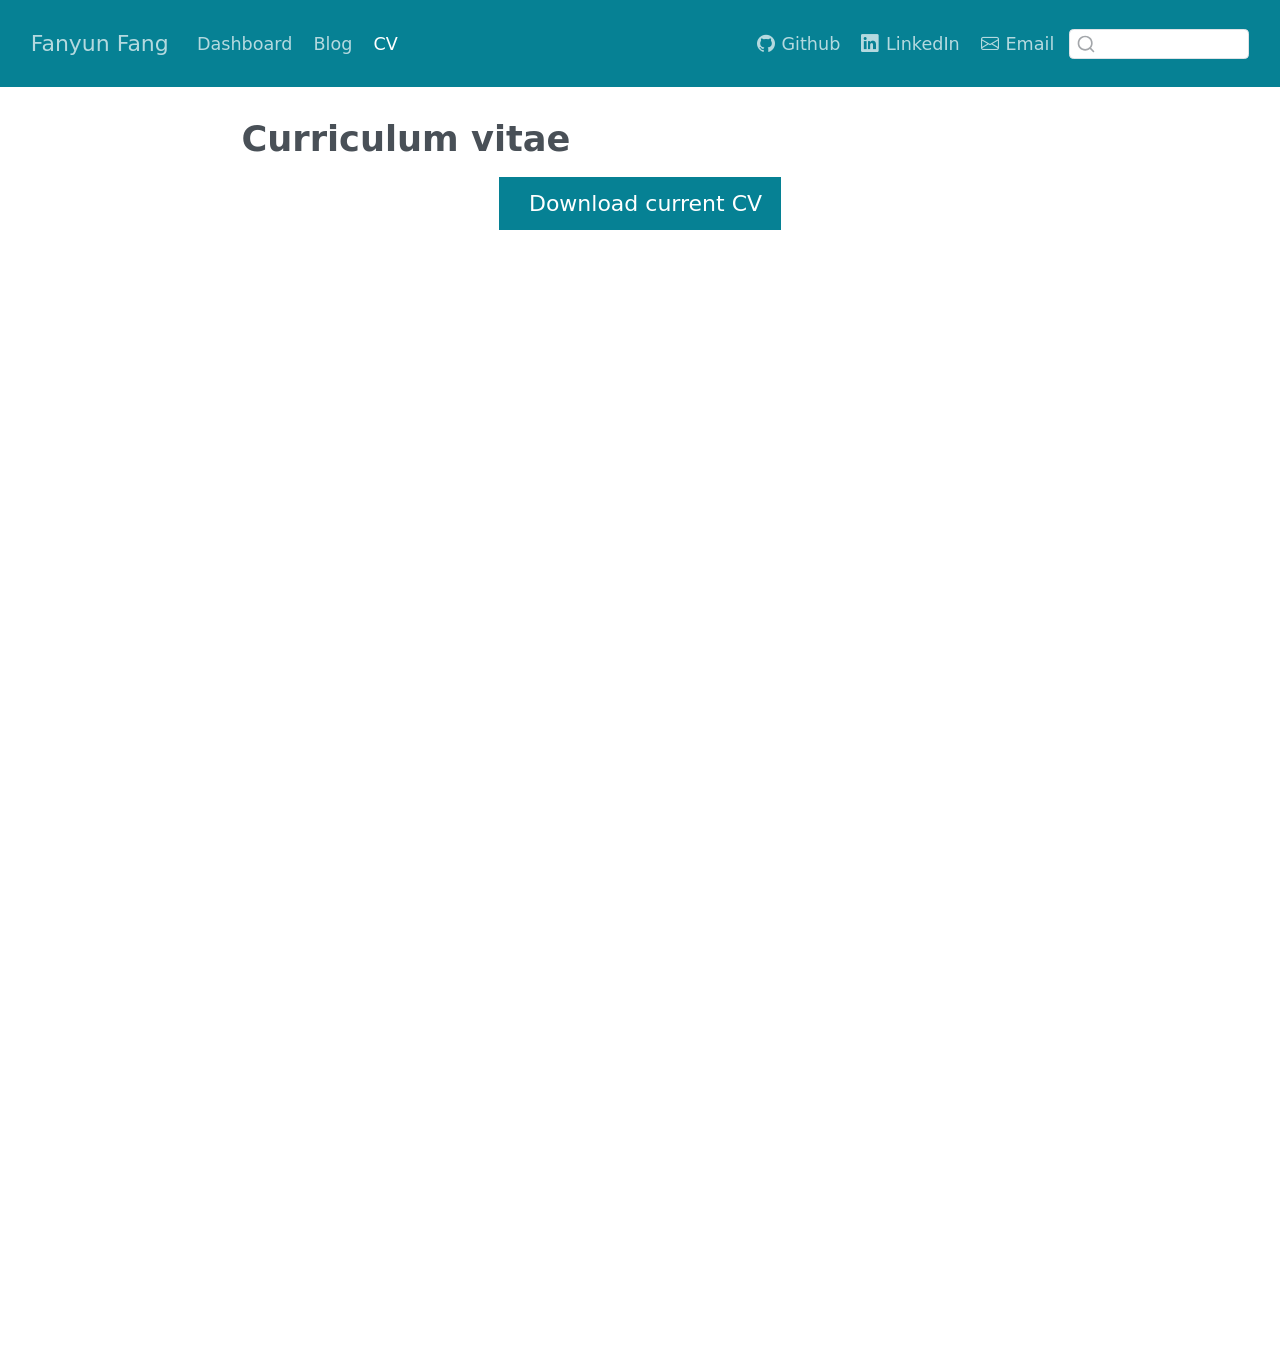
<file: docs/cv/index.html>
<!DOCTYPE html>
<html xmlns="http://www.w3.org/1999/xhtml" lang="en" xml:lang="en"><head>
<meta http-equiv="Content-Type" content="text/html; charset=UTF-8">
<meta charset="utf-8">
<meta name="generator" content="quarto-1.9.38">
<meta name="viewport" content="width=device-width, initial-scale=1.0, user-scalable=yes">
<title>Curriculum vitae – Fanyun Fang</title>
<style>
/* Default styles provided by pandoc.
** See https://pandoc.org/MANUAL.html#variables-for-html for config info.
*/
code{white-space: pre-wrap;}
span.smallcaps{font-variant: small-caps;}
div.columns{display: flex; gap: min(4vw, 1.5em);}
div.column{flex: auto; overflow-x: auto;}
div.hanging-indent{margin-left: 1.5em; text-indent: -1.5em;}
ul.task-list{list-style: none;}
ul.task-list li input[type="checkbox"] {
  width: 0.8em;
  margin: 0 0.8em 0.2em -1em; /* quarto-specific, see https://github.com/quarto-dev/quarto-cli/issues/4556 */ 
  vertical-align: middle;
}
</style>

<script src="../site_libs/quarto-nav/quarto-nav.js"></script>
<script src="../site_libs/clipboard/clipboard.min.js"></script>
<script src="../site_libs/quarto-search/autocomplete.umd.js"></script>
<script src="../site_libs/quarto-search/fuse.min.js"></script>
<script src="../site_libs/quarto-search/quarto-search.js"></script>
<meta name="quarto:offset" content="../">
<script src="../site_libs/quarto-html/quarto.js" type="module"></script>
<script src="../site_libs/quarto-html/tabsets/tabsets.js" type="module"></script>
<script src="../site_libs/quarto-html/popper.min.js"></script>
<script src="../site_libs/quarto-html/tippy.umd.min.js"></script>
<script src="../site_libs/quarto-html/anchor.min.js"></script>
<link href="../site_libs/quarto-html/tippy.css" rel="stylesheet">
<link href="../site_libs/quarto-html/quarto-syntax-highlighting-15634bcf2e68342d4ad2dfa704d543f6.css" rel="stylesheet" id="quarto-text-highlighting-styles">
<script src="../site_libs/bootstrap/bootstrap.min.js"></script>
<link href="../site_libs/bootstrap/bootstrap-icons.css" rel="stylesheet">
<link href="../site_libs/bootstrap/bootstrap-db49e53ea84c5c6f29d0102649885da3.min.css" rel="stylesheet" append-hash="true" id="quarto-bootstrap" data-mode="light"><script id="quarto-search-options" type="application/json">{
  "location": "navbar",
  "copy-button": false,
  "collapse-after": 3,
  "panel-placement": "end",
  "type": "textbox",
  "limit": 50,
  "keyboard-shortcut": [
    "f",
    "/",
    "s"
  ],
  "language": {
    "search-no-results-text": "No results",
    "search-matching-documents-text": "matching documents",
    "search-copy-link-title": "Copy link to search",
    "search-hide-matches-text": "Hide additional matches",
    "search-more-match-text": "more match in this document",
    "search-more-matches-text": "more matches in this document",
    "search-clear-button-title": "Clear",
    "search-text-placeholder": "",
    "search-detached-cancel-button-title": "Cancel",
    "search-submit-button-title": "Submit",
    "search-label": "Search"
  }
}</script>
</head>
<body class="nav-fixed fullcontent quarto-light">

<div id="quarto-search-results"></div>
  <header id="quarto-header" class="headroom fixed-top"><nav class="navbar navbar-expand-lg " data-bs-theme="dark"><div class="navbar-container container-fluid">
      <div class="navbar-brand-container mx-auto">
    <a class="navbar-brand" href="../index.html">
    <span class="navbar-title">Fanyun Fang</span>
    </a>
  </div>
            <div id="quarto-search" class="" title="Search"></div>
          <button class="navbar-toggler" type="button" data-bs-toggle="collapse" data-bs-target="#navbarCollapse" aria-controls="navbarCollapse" role="menu" aria-expanded="false" aria-label="Toggle navigation" onclick="if (window.quartoToggleHeadroom) { window.quartoToggleHeadroom(); }">
  <span class="navbar-toggler-icon"></span>
</button>
          <div class="collapse navbar-collapse" id="navbarCollapse">
            <ul class="navbar-nav navbar-nav-scroll me-auto">
<li class="nav-item">
    <a class="nav-link" href="../Dashboard/index.html"> 
<span class="menu-text">Dashboard</span></a>
  </li>  
  <li class="nav-item">
    <a class="nav-link" href="../Blog/index.html"> 
<span class="menu-text">Blog</span></a>
  </li>  
  <li class="nav-item">
    <a class="nav-link active" href="../cv/index.html" aria-current="page"> 
<span class="menu-text">CV</span></a>
  </li>  
</ul>
<ul class="navbar-nav navbar-nav-scroll ms-auto">
<li class="nav-item">
    <a class="nav-link" href="https://github.com/spencerfang9"> <i class="bi bi-github" role="img">
</i> 
<span class="menu-text">Github</span></a>
  </li>  
  <li class="nav-item">
    <a class="nav-link" href="https://www.linkedin.com/in/fanyun-fang-321443180/"> <i class="bi bi-linkedin" role="img">
</i> 
<span class="menu-text">LinkedIn</span></a>
  </li>  
  <li class="nav-item">
    <a class="nav-link" href="mailto:fxf116@case.edu"> <i class="bi bi-envelope" role="img">
</i> 
<span class="menu-text">Email</span></a>
  </li>  
</ul>
</div> <!-- /navcollapse -->
            <div class="quarto-navbar-tools">
</div>
      </div> <!-- /container-fluid -->
    </nav></header><!-- content --><div id="quarto-content" class="quarto-container page-columns page-rows-contents page-layout-article page-navbar">
<!-- sidebar -->
<!-- margin-sidebar -->
    
<!-- main -->
<main class="content" id="quarto-document-content"><header id="title-block-header" class="quarto-title-block default"><div class="quarto-title">
<h1 class="title">Curriculum vitae</h1>
</div>



<div class="quarto-title-meta">

    
  
    
  </div>
  


</header><div class="cell">
<style type="text/css">
.embed-container {
    position: relative;
    padding-bottom: 129%;
    height: 0;
    overflow: hidden;
    max-width: 100%;
}
.embed-container iframe,
.embed-container object,
.embed-container embed {
    position: absolute;
    top: 0;
    left: 0;
    width: 100%;
    height: 100%;
}
</style>
</div>
<p class="text-center">
  <a class="btn btn-primary btn-lg cv-download" href="CV_FANYUNFANG.pdf" target="_blank">
    <i class="fa-solid fa-file-arrow-down"></i> Download current CV
  </a>
</p>
<div class="embed-container">
  <iframe src="CV_FANYUNFANG.pdf#toolbar=0" style="border: 0.5px;width: 100%;"></iframe>
</div>



</main><!-- /main --><script id="quarto-html-after-body" type="application/javascript">
  window.document.addEventListener("DOMContentLoaded", function (event) {
    const icon = "";
    const anchorJS = new window.AnchorJS();
    anchorJS.options = {
      placement: 'right',
      icon: icon
    };
    anchorJS.add('.anchored');
    const isCodeAnnotation = (el) => {
      for (const clz of el.classList) {
        if (clz.startsWith('code-annotation-')) {                     
          return true;
        }
      }
      return false;
    }
    const onCopySuccess = function(e) {
      // button target
      const button = e.trigger;
      // don't keep focus
      button.blur();
      // flash "checked"
      button.classList.add('code-copy-button-checked');
      var currentTitle = button.getAttribute("title");
      button.setAttribute("title", "Copied!");
      let tooltip;
      if (window.bootstrap) {
        button.setAttribute("data-bs-toggle", "tooltip");
        button.setAttribute("data-bs-placement", "left");
        button.setAttribute("data-bs-title", "Copied!");
        tooltip = new bootstrap.Tooltip(button, 
          { trigger: "manual", 
            customClass: "code-copy-button-tooltip",
            offset: [0, -8]});
        tooltip.show();    
      }
      setTimeout(function() {
        if (tooltip) {
          tooltip.hide();
          button.removeAttribute("data-bs-title");
          button.removeAttribute("data-bs-toggle");
          button.removeAttribute("data-bs-placement");
        }
        button.setAttribute("title", currentTitle);
        button.classList.remove('code-copy-button-checked');
      }, 1000);
      // clear code selection
      e.clearSelection();
    }
    const getTextToCopy = function(trigger) {
      const outerScaffold = trigger.parentElement.cloneNode(true);
      const codeEl = outerScaffold.querySelector('code');
      for (const childEl of codeEl.children) {
        if (isCodeAnnotation(childEl)) {
          childEl.remove();
        }
      }
      return codeEl.innerText;
    }
    const clipboard = new window.ClipboardJS('.code-copy-button:not([data-in-quarto-modal])', {
      text: getTextToCopy
    });
    clipboard.on('success', onCopySuccess);
    if (window.document.getElementById('quarto-embedded-source-code-modal')) {
      const clipboardModal = new window.ClipboardJS('.code-copy-button[data-in-quarto-modal]', {
        text: getTextToCopy,
        container: window.document.getElementById('quarto-embedded-source-code-modal')
      });
      clipboardModal.on('success', onCopySuccess);
    }
      var localhostRegex = new RegExp(/^(?:http|https):\/\/localhost\:?[0-9]*\//);
      var mailtoRegex = new RegExp(/^mailto:/);
        var filterRegex = new RegExp('/' + window.location.host + '/');
      var isInternal = (href) => {
          return filterRegex.test(href) || localhostRegex.test(href) || mailtoRegex.test(href);
      }
      // Inspect non-navigation links and adorn them if external
     var links = window.document.querySelectorAll('a[href]:not(.nav-link):not(.navbar-brand):not(.toc-action):not(.sidebar-link):not(.sidebar-item-toggle):not(.pagination-link):not(.no-external):not([aria-hidden]):not(.dropdown-item):not(.quarto-navigation-tool):not(.about-link)');
      for (var i=0; i<links.length; i++) {
        const link = links[i];
        if (!isInternal(link.href)) {
          // undo the damage that might have been done by quarto-nav.js in the case of
          // links that we want to consider external
          if (link.dataset.originalHref !== undefined) {
            link.href = link.dataset.originalHref;
          }
        }
      }
    function tippyHover(el, contentFn, onTriggerFn, onUntriggerFn) {
      const config = {
        allowHTML: true,
        maxWidth: 500,
        delay: 100,
        arrow: false,
        appendTo: function(el) {
            return el.parentElement;
        },
        interactive: true,
        interactiveBorder: 10,
        theme: 'quarto',
        placement: 'bottom-start',
      };
      if (contentFn) {
        config.content = contentFn;
      }
      if (onTriggerFn) {
        config.onTrigger = onTriggerFn;
      }
      if (onUntriggerFn) {
        config.onUntrigger = onUntriggerFn;
      }
      window.tippy(el, config); 
    }
    const noterefs = window.document.querySelectorAll('a[role="doc-noteref"]');
    for (var i=0; i<noterefs.length; i++) {
      const ref = noterefs[i];
      tippyHover(ref, function() {
        // use id or data attribute instead here
        let href = ref.getAttribute('data-footnote-href') || ref.getAttribute('href');
        try { href = new URL(href).hash; } catch {}
        const id = href.replace(/^#\/?/, "");
        const note = window.document.getElementById(id);
        if (note) {
          return note.innerHTML;
        } else {
          return "";
        }
      });
    }
    const xrefs = window.document.querySelectorAll('a.quarto-xref');
    const processXRef = (id, note) => {
      // Strip column container classes
      const stripColumnClz = (el) => {
        el.classList.remove("page-full", "page-columns");
        if (el.children) {
          for (const child of el.children) {
            stripColumnClz(child);
          }
        }
      }
      stripColumnClz(note)
      if (id === null || id.startsWith('sec-')) {
        // Special case sections, only their first couple elements
        const container = document.createElement("div");
        if (note.children && note.children.length > 2) {
          container.appendChild(note.children[0].cloneNode(true));
          for (let i = 1; i < note.children.length; i++) {
            const child = note.children[i];
            if (child.tagName === "P" && child.innerText === "") {
              continue;
            } else {
              container.appendChild(child.cloneNode(true));
              break;
            }
          }
          if (window.Quarto?.typesetMath) {
            window.Quarto.typesetMath(container);
          }
          return container.innerHTML
        } else {
          if (window.Quarto?.typesetMath) {
            window.Quarto.typesetMath(note);
          }
          return note.innerHTML;
        }
      } else {
        // Remove any anchor links if they are present
        const anchorLink = note.querySelector('a.anchorjs-link');
        if (anchorLink) {
          anchorLink.remove();
        }
        if (window.Quarto?.typesetMath) {
          window.Quarto.typesetMath(note);
        }
        if (note.classList.contains("callout")) {
          return note.outerHTML;
        } else {
          return note.innerHTML;
        }
      }
    }
    for (var i=0; i<xrefs.length; i++) {
      const xref = xrefs[i];
      tippyHover(xref, undefined, function(instance) {
        instance.disable();
        let url = xref.getAttribute('href');
        let hash = undefined; 
        if (url.startsWith('#')) {
          hash = url;
        } else {
          try { hash = new URL(url).hash; } catch {}
        }
        if (hash) {
          const id = hash.replace(/^#\/?/, "");
          const note = window.document.getElementById(id);
          if (note !== null) {
            try {
              const html = processXRef(id, note.cloneNode(true));
              instance.setContent(html);
            } finally {
              instance.enable();
              instance.show();
            }
          } else {
            // See if we can fetch this
            fetch(url.split('#')[0])
            .then(res => res.text())
            .then(html => {
              const parser = new DOMParser();
              const htmlDoc = parser.parseFromString(html, "text/html");
              const note = htmlDoc.getElementById(id);
              if (note !== null) {
                const html = processXRef(id, note);
                instance.setContent(html);
              } 
            }).finally(() => {
              instance.enable();
              instance.show();
            });
          }
        } else {
          // See if we can fetch a full url (with no hash to target)
          // This is a special case and we should probably do some content thinning / targeting
          fetch(url)
          .then(res => res.text())
          .then(html => {
            const parser = new DOMParser();
            const htmlDoc = parser.parseFromString(html, "text/html");
            const note = htmlDoc.querySelector('main.content');
            if (note !== null) {
              // This should only happen for chapter cross references
              // (since there is no id in the URL)
              // remove the first header
              if (note.children.length > 0 && note.children[0].tagName === "HEADER") {
                note.children[0].remove();
              }
              const html = processXRef(null, note);
              instance.setContent(html);
            } 
          }).finally(() => {
            instance.enable();
            instance.show();
          });
        }
      }, function(instance) {
      });
    }
        let selectedAnnoteEl;
        const selectorForAnnotation = ( cell, annotation) => {
          let cellAttr = 'data-code-cell="' + cell + '"';
          let lineAttr = 'data-code-annotation="' +  annotation + '"';
          const selector = 'span[' + cellAttr + '][' + lineAttr + ']';
          return selector;
        }
        const selectCodeLines = (annoteEl) => {
          const doc = window.document;
          const targetCell = annoteEl.getAttribute("data-target-cell");
          const targetAnnotation = annoteEl.getAttribute("data-target-annotation");
          const annoteSpan = window.document.querySelector(selectorForAnnotation(targetCell, targetAnnotation));
          const lines = annoteSpan.getAttribute("data-code-lines").split(",");
          const lineIds = lines.map((line) => {
            return targetCell + "-" + line;
          })
          let top = null;
          let height = null;
          let parent = null;
          if (lineIds.length > 0) {
              //compute the position of the single el (top and bottom and make a div)
              const el = window.document.getElementById(lineIds[0]);
              top = el.offsetTop;
              height = el.offsetHeight;
              parent = el.parentElement.parentElement;
            if (lineIds.length > 1) {
              const lastEl = window.document.getElementById(lineIds[lineIds.length - 1]);
              const bottom = lastEl.offsetTop + lastEl.offsetHeight;
              height = bottom - top;
            }
            if (top !== null && height !== null && parent !== null) {
              // cook up a div (if necessary) and position it 
              let div = window.document.getElementById("code-annotation-line-highlight");
              if (div === null) {
                div = window.document.createElement("div");
                div.setAttribute("id", "code-annotation-line-highlight");
                div.style.position = 'absolute';
                parent.appendChild(div);
              }
              div.style.top = top - 2 + "px";
              div.style.height = height + 4 + "px";
              div.style.left = 0;
              let gutterDiv = window.document.getElementById("code-annotation-line-highlight-gutter");
              if (gutterDiv === null) {
                gutterDiv = window.document.createElement("div");
                gutterDiv.setAttribute("id", "code-annotation-line-highlight-gutter");
                gutterDiv.style.position = 'absolute';
                const codeCell = window.document.getElementById(targetCell);
                const gutter = codeCell.querySelector('.code-annotation-gutter');
                gutter.appendChild(gutterDiv);
              }
              gutterDiv.style.top = top - 2 + "px";
              gutterDiv.style.height = height + 4 + "px";
            }
            selectedAnnoteEl = annoteEl;
          }
        };
        const unselectCodeLines = () => {
          const elementsIds = ["code-annotation-line-highlight", "code-annotation-line-highlight-gutter"];
          elementsIds.forEach((elId) => {
            const div = window.document.getElementById(elId);
            if (div) {
              div.remove();
            }
          });
          selectedAnnoteEl = undefined;
        };
          // Handle positioning of the toggle
      window.addEventListener(
        "resize",
        throttle(() => {
          elRect = undefined;
          if (selectedAnnoteEl) {
            selectCodeLines(selectedAnnoteEl);
          }
        }, 10)
      );
      function throttle(fn, ms) {
      let throttle = false;
      let timer;
        return (...args) => {
          if(!throttle) { // first call gets through
              fn.apply(this, args);
              throttle = true;
          } else { // all the others get throttled
              if(timer) clearTimeout(timer); // cancel #2
              timer = setTimeout(() => {
                fn.apply(this, args);
                timer = throttle = false;
              }, ms);
          }
        };
      }
        // Attach click handler to the DT
        const annoteDls = window.document.querySelectorAll('dt[data-target-cell]');
        for (const annoteDlNode of annoteDls) {
          annoteDlNode.addEventListener('click', (event) => {
            const clickedEl = event.target;
            if (clickedEl !== selectedAnnoteEl) {
              unselectCodeLines();
              const activeEl = window.document.querySelector('dt[data-target-cell].code-annotation-active');
              if (activeEl) {
                activeEl.classList.remove('code-annotation-active');
              }
              selectCodeLines(clickedEl);
              clickedEl.classList.add('code-annotation-active');
            } else {
              // Unselect the line
              unselectCodeLines();
              clickedEl.classList.remove('code-annotation-active');
            }
          });
        }
    const findCites = (el) => {
      const parentEl = el.parentElement;
      if (parentEl) {
        const cites = parentEl.dataset.cites;
        if (cites) {
          return {
            el,
            cites: cites.split(' ')
          };
        } else {
          return findCites(el.parentElement)
        }
      } else {
        return undefined;
      }
    };
    var bibliorefs = window.document.querySelectorAll('a[role="doc-biblioref"]');
    for (var i=0; i<bibliorefs.length; i++) {
      const ref = bibliorefs[i];
      const citeInfo = findCites(ref);
      if (citeInfo) {
        tippyHover(citeInfo.el, function() {
          var popup = window.document.createElement('div');
          citeInfo.cites.forEach(function(cite) {
            var citeDiv = window.document.createElement('div');
            citeDiv.classList.add('hanging-indent');
            citeDiv.classList.add('csl-entry');
            var biblioDiv = window.document.getElementById('ref-' + cite);
            if (biblioDiv) {
              citeDiv.innerHTML = biblioDiv.innerHTML;
            }
            popup.appendChild(citeDiv);
          });
          return popup.innerHTML;
        });
      }
    }
  });
  </script>
</div> <!-- /content -->



</body></html>
</file>
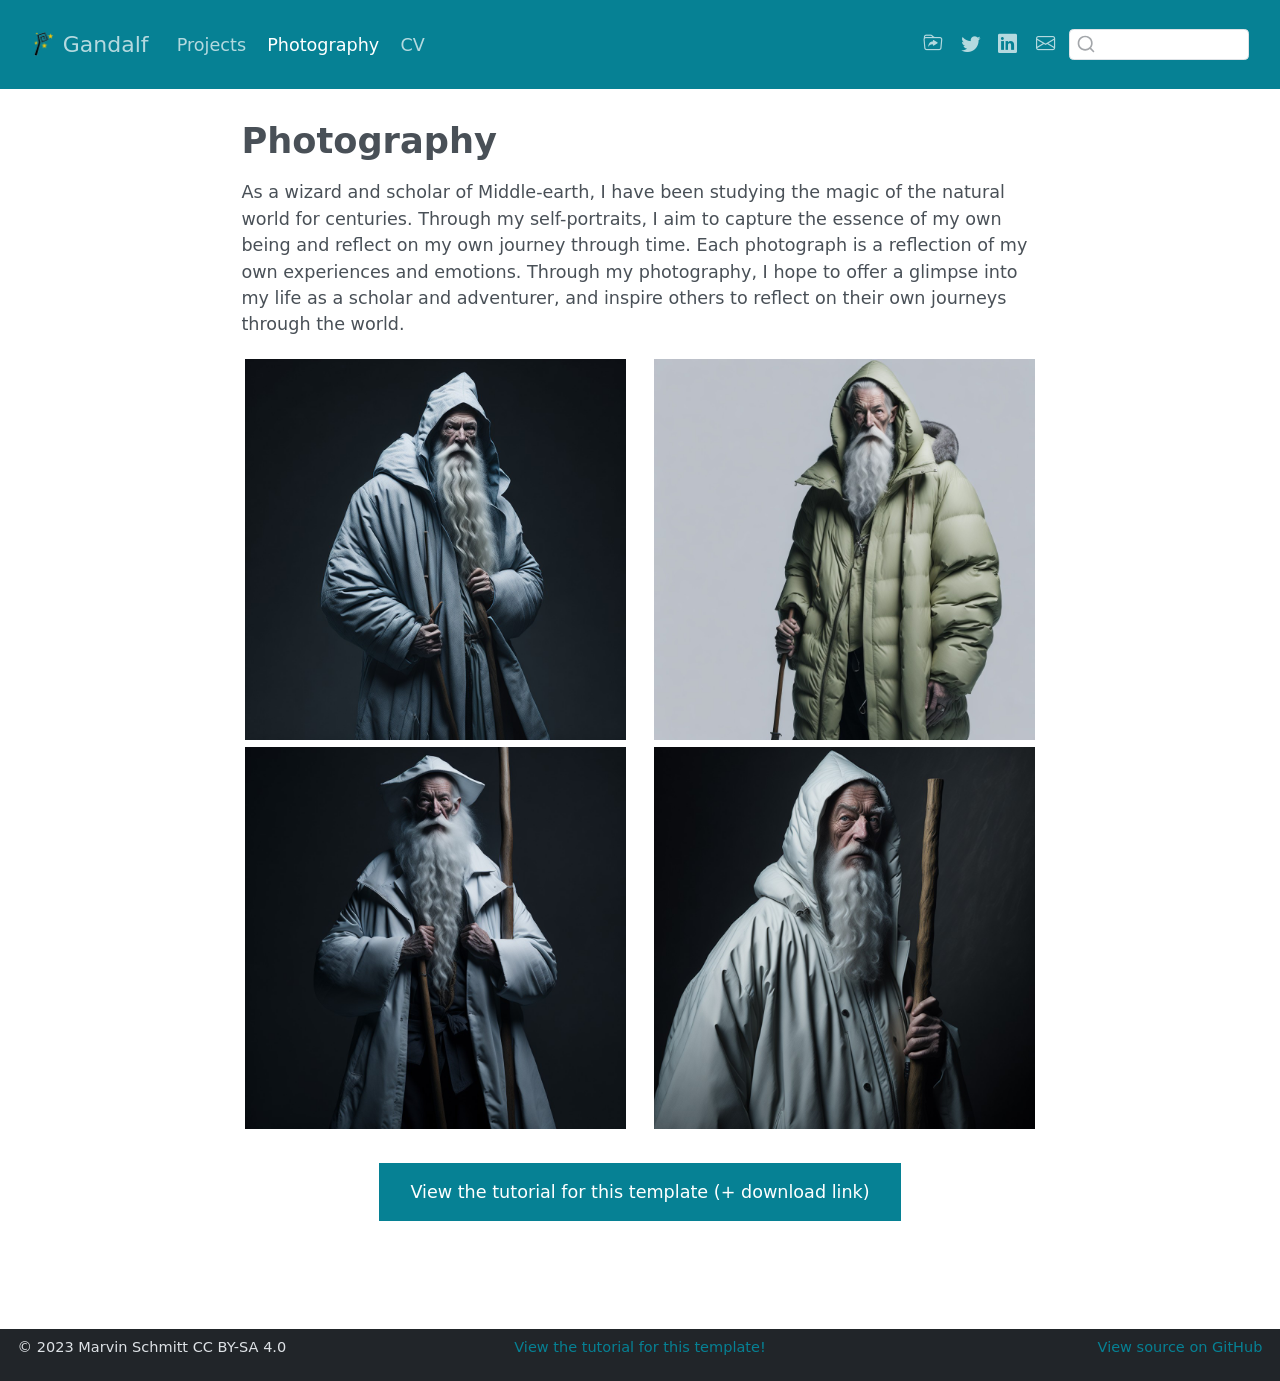
<file: docs/photography/index.html>
<!DOCTYPE html>
<html xmlns="http://www.w3.org/1999/xhtml" lang="en" xml:lang="en"><head>

<meta charset="utf-8">
<meta name="generator" content="quarto-1.9.38">

<meta name="viewport" content="width=device-width, initial-scale=1.0, user-scalable=yes">


<title>Photography – Gandalf</title>
<style>
/* Default styles provided by pandoc.
** See https://pandoc.org/MANUAL.html#variables-for-html for config info.
*/
code{white-space: pre-wrap;}
span.smallcaps{font-variant: small-caps;}
div.columns{display: flex; gap: min(4vw, 1.5em);}
div.column{flex: auto; overflow-x: auto;}
div.hanging-indent{margin-left: 1.5em; text-indent: -1.5em;}
ul.task-list{list-style: none;}
ul.task-list li input[type="checkbox"] {
  width: 0.8em;
  margin: 0 0.8em 0.2em -1em; /* quarto-specific, see https://github.com/quarto-dev/quarto-cli/issues/4556 */ 
  vertical-align: middle;
}
</style>


<script src="../site_libs/quarto-nav/quarto-nav.js"></script>
<script src="../site_libs/clipboard/clipboard.min.js"></script>
<script src="../site_libs/quarto-search/autocomplete.umd.js"></script>
<script src="../site_libs/quarto-search/fuse.min.js"></script>
<script src="../site_libs/quarto-search/quarto-search.js"></script>
<meta name="quarto:offset" content="../">
<link href="../img/favicon.png" rel="icon" type="image/png">
<script src="../site_libs/quarto-html/quarto.js" type="module"></script>
<script src="../site_libs/quarto-html/tabsets/tabsets.js" type="module"></script>
<script src="../site_libs/quarto-html/popper.min.js"></script>
<script src="../site_libs/quarto-html/tippy.umd.min.js"></script>
<script src="../site_libs/quarto-html/anchor.min.js"></script>
<link href="../site_libs/quarto-html/tippy.css" rel="stylesheet">
<link href="../site_libs/quarto-html/quarto-syntax-highlighting-15634bcf2e68342d4ad2dfa704d543f6.css" rel="stylesheet" id="quarto-text-highlighting-styles">
<script src="../site_libs/bootstrap/bootstrap.min.js"></script>
<link href="../site_libs/bootstrap/bootstrap-icons.css" rel="stylesheet">
<link href="../site_libs/bootstrap/bootstrap-db49e53ea84c5c6f29d0102649885da3.min.css" rel="stylesheet" append-hash="true" id="quarto-bootstrap" data-mode="light">
<script id="quarto-search-options" type="application/json">{
  "location": "navbar",
  "copy-button": false,
  "collapse-after": 3,
  "panel-placement": "end",
  "type": "textbox",
  "limit": 50,
  "keyboard-shortcut": [
    "f",
    "/",
    "s"
  ],
  "language": {
    "search-no-results-text": "No results",
    "search-matching-documents-text": "matching documents",
    "search-copy-link-title": "Copy link to search",
    "search-hide-matches-text": "Hide additional matches",
    "search-more-match-text": "more match in this document",
    "search-more-matches-text": "more matches in this document",
    "search-clear-button-title": "Clear",
    "search-text-placeholder": "",
    "search-detached-cancel-button-title": "Cancel",
    "search-submit-button-title": "Submit",
    "search-label": "Search"
  }
}</script>


</head>

<body class="nav-fixed fullcontent quarto-light">

<div id="quarto-search-results"></div>
  <header id="quarto-header" class="headroom fixed-top">
    <nav class="navbar navbar-expand-lg " data-bs-theme="dark">
      <div class="navbar-container container-fluid">
      <div class="navbar-brand-container mx-auto">
    <a href="../index.html" class="navbar-brand navbar-brand-logo">
    <img src="../img/logo.png" alt="" class="navbar-logo light-content">
    <img src="../img/logo.png" alt="" class="navbar-logo dark-content">
    </a>
    <a class="navbar-brand" href="../index.html">
    <span class="navbar-title">Gandalf</span>
    </a>
  </div>
            <div id="quarto-search" class="" title="Search"></div>
          <button class="navbar-toggler" type="button" data-bs-toggle="collapse" data-bs-target="#navbarCollapse" aria-controls="navbarCollapse" role="menu" aria-expanded="false" aria-label="Toggle navigation" onclick="if (window.quartoToggleHeadroom) { window.quartoToggleHeadroom(); }">
  <span class="navbar-toggler-icon"></span>
</button>
          <div class="collapse navbar-collapse" id="navbarCollapse">
            <ul class="navbar-nav navbar-nav-scroll me-auto">
  <li class="nav-item">
    <a class="nav-link" href="../projects/index.html"> 
<span class="menu-text">Projects</span></a>
  </li>  
  <li class="nav-item">
    <a class="nav-link active" href="../photography/index.html" aria-current="page"> 
<span class="menu-text">Photography</span></a>
  </li>  
  <li class="nav-item">
    <a class="nav-link" href="../cv/index.html"> 
<span class="menu-text">CV</span></a>
  </li>  
</ul>
            <ul class="navbar-nav navbar-nav-scroll ms-auto">
  <li class="nav-item compact">
    <a class="nav-link" href="https://www.marvinschmitt.com/blog/website-tutorial-quarto/"> <i class="bi bi-folder-symlink" role="img">
</i> 
<span class="menu-text"></span></a>
  </li>  
  <li class="nav-item compact">
    <a class="nav-link" href="https://twitter.com/MarvinSchmittML"> <i class="bi bi-twitter" role="img">
</i> 
<span class="menu-text"></span></a>
  </li>  
  <li class="nav-item compact">
    <a class="nav-link" href="https://www.linkedin.com/in/marvin-schmitt-a85b321a2/"> <i class="bi bi-linkedin" role="img">
</i> 
<span class="menu-text"></span></a>
  </li>  
  <li class="nav-item compact">
    <a class="nav-link" href="mailto:mail.marvinschmitt@gmail.com"> <i class="bi bi-envelope" role="img" aria-label="email">
</i> 
<span class="menu-text"></span></a>
  </li>  
</ul>
          </div> <!-- /navcollapse -->
            <div class="quarto-navbar-tools">
</div>
      </div> <!-- /container-fluid -->
    </nav>
</header>
<!-- content -->
<div id="quarto-content" class="quarto-container page-columns page-rows-contents page-layout-article page-navbar">
<!-- sidebar -->
<!-- margin-sidebar -->
    
<!-- main -->
<main class="content" id="quarto-document-content">

<header id="title-block-header" class="quarto-title-block default">
<div class="quarto-title">
<h1 class="title">Photography</h1>
</div>



<div class="quarto-title-meta">

    
  
    
  </div>
  


</header>


<p>As a wizard and scholar of Middle-earth, I have been studying the magic of the natural world for centuries. Through my self-portraits, I aim to capture the essence of my own being and reflect on my own journey through time. Each photograph is a reflection of my own experiences and emotions. Through my photography, I hope to offer a glimpse into my life as a scholar and adventurer, and inspire others to reflect on their own journeys through the world.</p>
<div class="quarto-layout-panel" data-layout-ncol="2">
<div class="quarto-layout-row">
<div class="quarto-layout-cell" style="flex-basis: 50.0%;justify-content: center;">
<p><img src="gandalf_image_1.jpg" class="img-fluid"></p>
</div>
<div class="quarto-layout-cell" style="flex-basis: 50.0%;justify-content: center;">
<p><img src="gandalf_image_2.jpg" class="img-fluid"></p>
</div>
</div>
<div class="quarto-layout-row">
<div class="quarto-layout-cell" style="flex-basis: 50.0%;justify-content: center;">
<p><img src="gandalf_image_3.jpg" class="img-fluid"></p>
</div>
<div class="quarto-layout-cell" style="flex-basis: 50.0%;justify-content: center;">
<p><img src="gandalf_image_4.jpg" class="img-fluid"></p>
</div>
</div>
</div>
<div style="margin: 30px; text-align: center;">
<a class="btn btn-primary" href="https://www.marvinschmitt.com/blog/website-tutorial-quarto/" role="button" target="_blank" style="padding: 15px 30px;">View the tutorial for this template (+ download link)</a>
</div>



</main> <!-- /main -->
<script id="quarto-html-after-body" type="application/javascript">
  window.document.addEventListener("DOMContentLoaded", function (event) {
    const icon = "";
    const anchorJS = new window.AnchorJS();
    anchorJS.options = {
      placement: 'right',
      icon: icon
    };
    anchorJS.add('.anchored');
    const isCodeAnnotation = (el) => {
      for (const clz of el.classList) {
        if (clz.startsWith('code-annotation-')) {                     
          return true;
        }
      }
      return false;
    }
    const onCopySuccess = function(e) {
      // button target
      const button = e.trigger;
      // don't keep focus
      button.blur();
      // flash "checked"
      button.classList.add('code-copy-button-checked');
      var currentTitle = button.getAttribute("title");
      button.setAttribute("title", "Copied!");
      let tooltip;
      if (window.bootstrap) {
        button.setAttribute("data-bs-toggle", "tooltip");
        button.setAttribute("data-bs-placement", "left");
        button.setAttribute("data-bs-title", "Copied!");
        tooltip = new bootstrap.Tooltip(button, 
          { trigger: "manual", 
            customClass: "code-copy-button-tooltip",
            offset: [0, -8]});
        tooltip.show();    
      }
      setTimeout(function() {
        if (tooltip) {
          tooltip.hide();
          button.removeAttribute("data-bs-title");
          button.removeAttribute("data-bs-toggle");
          button.removeAttribute("data-bs-placement");
        }
        button.setAttribute("title", currentTitle);
        button.classList.remove('code-copy-button-checked');
      }, 1000);
      // clear code selection
      e.clearSelection();
    }
    const getTextToCopy = function(trigger) {
      const outerScaffold = trigger.parentElement.cloneNode(true);
      const codeEl = outerScaffold.querySelector('code');
      for (const childEl of codeEl.children) {
        if (isCodeAnnotation(childEl)) {
          childEl.remove();
        }
      }
      return codeEl.innerText;
    }
    const clipboard = new window.ClipboardJS('.code-copy-button:not([data-in-quarto-modal])', {
      text: getTextToCopy
    });
    clipboard.on('success', onCopySuccess);
    if (window.document.getElementById('quarto-embedded-source-code-modal')) {
      const clipboardModal = new window.ClipboardJS('.code-copy-button[data-in-quarto-modal]', {
        text: getTextToCopy,
        container: window.document.getElementById('quarto-embedded-source-code-modal')
      });
      clipboardModal.on('success', onCopySuccess);
    }
      var localhostRegex = new RegExp(/^(?:http|https):\/\/localhost\:?[0-9]*\//);
      var mailtoRegex = new RegExp(/^mailto:/);
        var filterRegex = new RegExp('/' + window.location.host + '/');
      var isInternal = (href) => {
          return filterRegex.test(href) || localhostRegex.test(href) || mailtoRegex.test(href);
      }
      // Inspect non-navigation links and adorn them if external
     var links = window.document.querySelectorAll('a[href]:not(.nav-link):not(.navbar-brand):not(.toc-action):not(.sidebar-link):not(.sidebar-item-toggle):not(.pagination-link):not(.no-external):not([aria-hidden]):not(.dropdown-item):not(.quarto-navigation-tool):not(.about-link)');
      for (var i=0; i<links.length; i++) {
        const link = links[i];
        if (!isInternal(link.href)) {
          // undo the damage that might have been done by quarto-nav.js in the case of
          // links that we want to consider external
          if (link.dataset.originalHref !== undefined) {
            link.href = link.dataset.originalHref;
          }
        }
      }
    function tippyHover(el, contentFn, onTriggerFn, onUntriggerFn) {
      const config = {
        allowHTML: true,
        maxWidth: 500,
        delay: 100,
        arrow: false,
        appendTo: function(el) {
            return el.parentElement;
        },
        interactive: true,
        interactiveBorder: 10,
        theme: 'quarto',
        placement: 'bottom-start',
      };
      if (contentFn) {
        config.content = contentFn;
      }
      if (onTriggerFn) {
        config.onTrigger = onTriggerFn;
      }
      if (onUntriggerFn) {
        config.onUntrigger = onUntriggerFn;
      }
      window.tippy(el, config); 
    }
    const noterefs = window.document.querySelectorAll('a[role="doc-noteref"]');
    for (var i=0; i<noterefs.length; i++) {
      const ref = noterefs[i];
      tippyHover(ref, function() {
        // use id or data attribute instead here
        let href = ref.getAttribute('data-footnote-href') || ref.getAttribute('href');
        try { href = new URL(href).hash; } catch {}
        const id = href.replace(/^#\/?/, "");
        const note = window.document.getElementById(id);
        if (note) {
          return note.innerHTML;
        } else {
          return "";
        }
      });
    }
    const xrefs = window.document.querySelectorAll('a.quarto-xref');
    const processXRef = (id, note) => {
      // Strip column container classes
      const stripColumnClz = (el) => {
        el.classList.remove("page-full", "page-columns");
        if (el.children) {
          for (const child of el.children) {
            stripColumnClz(child);
          }
        }
      }
      stripColumnClz(note)
      if (id === null || id.startsWith('sec-')) {
        // Special case sections, only their first couple elements
        const container = document.createElement("div");
        if (note.children && note.children.length > 2) {
          container.appendChild(note.children[0].cloneNode(true));
          for (let i = 1; i < note.children.length; i++) {
            const child = note.children[i];
            if (child.tagName === "P" && child.innerText === "") {
              continue;
            } else {
              container.appendChild(child.cloneNode(true));
              break;
            }
          }
          if (window.Quarto?.typesetMath) {
            window.Quarto.typesetMath(container);
          }
          return container.innerHTML
        } else {
          if (window.Quarto?.typesetMath) {
            window.Quarto.typesetMath(note);
          }
          return note.innerHTML;
        }
      } else {
        // Remove any anchor links if they are present
        const anchorLink = note.querySelector('a.anchorjs-link');
        if (anchorLink) {
          anchorLink.remove();
        }
        if (window.Quarto?.typesetMath) {
          window.Quarto.typesetMath(note);
        }
        if (note.classList.contains("callout")) {
          return note.outerHTML;
        } else {
          return note.innerHTML;
        }
      }
    }
    for (var i=0; i<xrefs.length; i++) {
      const xref = xrefs[i];
      tippyHover(xref, undefined, function(instance) {
        instance.disable();
        let url = xref.getAttribute('href');
        let hash = undefined; 
        if (url.startsWith('#')) {
          hash = url;
        } else {
          try { hash = new URL(url).hash; } catch {}
        }
        if (hash) {
          const id = hash.replace(/^#\/?/, "");
          const note = window.document.getElementById(id);
          if (note !== null) {
            try {
              const html = processXRef(id, note.cloneNode(true));
              instance.setContent(html);
            } finally {
              instance.enable();
              instance.show();
            }
          } else {
            // See if we can fetch this
            fetch(url.split('#')[0])
            .then(res => res.text())
            .then(html => {
              const parser = new DOMParser();
              const htmlDoc = parser.parseFromString(html, "text/html");
              const note = htmlDoc.getElementById(id);
              if (note !== null) {
                const html = processXRef(id, note);
                instance.setContent(html);
              } 
            }).finally(() => {
              instance.enable();
              instance.show();
            });
          }
        } else {
          // See if we can fetch a full url (with no hash to target)
          // This is a special case and we should probably do some content thinning / targeting
          fetch(url)
          .then(res => res.text())
          .then(html => {
            const parser = new DOMParser();
            const htmlDoc = parser.parseFromString(html, "text/html");
            const note = htmlDoc.querySelector('main.content');
            if (note !== null) {
              // This should only happen for chapter cross references
              // (since there is no id in the URL)
              // remove the first header
              if (note.children.length > 0 && note.children[0].tagName === "HEADER") {
                note.children[0].remove();
              }
              const html = processXRef(null, note);
              instance.setContent(html);
            } 
          }).finally(() => {
            instance.enable();
            instance.show();
          });
        }
      }, function(instance) {
      });
    }
        let selectedAnnoteEl;
        const selectorForAnnotation = ( cell, annotation) => {
          let cellAttr = 'data-code-cell="' + cell + '"';
          let lineAttr = 'data-code-annotation="' +  annotation + '"';
          const selector = 'span[' + cellAttr + '][' + lineAttr + ']';
          return selector;
        }
        const selectCodeLines = (annoteEl) => {
          const doc = window.document;
          const targetCell = annoteEl.getAttribute("data-target-cell");
          const targetAnnotation = annoteEl.getAttribute("data-target-annotation");
          const annoteSpan = window.document.querySelector(selectorForAnnotation(targetCell, targetAnnotation));
          const lines = annoteSpan.getAttribute("data-code-lines").split(",");
          const lineIds = lines.map((line) => {
            return targetCell + "-" + line;
          })
          let top = null;
          let height = null;
          let parent = null;
          if (lineIds.length > 0) {
              //compute the position of the single el (top and bottom and make a div)
              const el = window.document.getElementById(lineIds[0]);
              top = el.offsetTop;
              height = el.offsetHeight;
              parent = el.parentElement.parentElement;
            if (lineIds.length > 1) {
              const lastEl = window.document.getElementById(lineIds[lineIds.length - 1]);
              const bottom = lastEl.offsetTop + lastEl.offsetHeight;
              height = bottom - top;
            }
            if (top !== null && height !== null && parent !== null) {
              // cook up a div (if necessary) and position it 
              let div = window.document.getElementById("code-annotation-line-highlight");
              if (div === null) {
                div = window.document.createElement("div");
                div.setAttribute("id", "code-annotation-line-highlight");
                div.style.position = 'absolute';
                parent.appendChild(div);
              }
              div.style.top = top - 2 + "px";
              div.style.height = height + 4 + "px";
              div.style.left = 0;
              let gutterDiv = window.document.getElementById("code-annotation-line-highlight-gutter");
              if (gutterDiv === null) {
                gutterDiv = window.document.createElement("div");
                gutterDiv.setAttribute("id", "code-annotation-line-highlight-gutter");
                gutterDiv.style.position = 'absolute';
                const codeCell = window.document.getElementById(targetCell);
                const gutter = codeCell.querySelector('.code-annotation-gutter');
                gutter.appendChild(gutterDiv);
              }
              gutterDiv.style.top = top - 2 + "px";
              gutterDiv.style.height = height + 4 + "px";
            }
            selectedAnnoteEl = annoteEl;
          }
        };
        const unselectCodeLines = () => {
          const elementsIds = ["code-annotation-line-highlight", "code-annotation-line-highlight-gutter"];
          elementsIds.forEach((elId) => {
            const div = window.document.getElementById(elId);
            if (div) {
              div.remove();
            }
          });
          selectedAnnoteEl = undefined;
        };
          // Handle positioning of the toggle
      window.addEventListener(
        "resize",
        throttle(() => {
          elRect = undefined;
          if (selectedAnnoteEl) {
            selectCodeLines(selectedAnnoteEl);
          }
        }, 10)
      );
      function throttle(fn, ms) {
      let throttle = false;
      let timer;
        return (...args) => {
          if(!throttle) { // first call gets through
              fn.apply(this, args);
              throttle = true;
          } else { // all the others get throttled
              if(timer) clearTimeout(timer); // cancel #2
              timer = setTimeout(() => {
                fn.apply(this, args);
                timer = throttle = false;
              }, ms);
          }
        };
      }
        // Attach click handler to the DT
        const annoteDls = window.document.querySelectorAll('dt[data-target-cell]');
        for (const annoteDlNode of annoteDls) {
          annoteDlNode.addEventListener('click', (event) => {
            const clickedEl = event.target;
            if (clickedEl !== selectedAnnoteEl) {
              unselectCodeLines();
              const activeEl = window.document.querySelector('dt[data-target-cell].code-annotation-active');
              if (activeEl) {
                activeEl.classList.remove('code-annotation-active');
              }
              selectCodeLines(clickedEl);
              clickedEl.classList.add('code-annotation-active');
            } else {
              // Unselect the line
              unselectCodeLines();
              clickedEl.classList.remove('code-annotation-active');
            }
          });
        }
    const findCites = (el) => {
      const parentEl = el.parentElement;
      if (parentEl) {
        const cites = parentEl.dataset.cites;
        if (cites) {
          return {
            el,
            cites: cites.split(' ')
          };
        } else {
          return findCites(el.parentElement)
        }
      } else {
        return undefined;
      }
    };
    var bibliorefs = window.document.querySelectorAll('a[role="doc-biblioref"]');
    for (var i=0; i<bibliorefs.length; i++) {
      const ref = bibliorefs[i];
      const citeInfo = findCites(ref);
      if (citeInfo) {
        tippyHover(citeInfo.el, function() {
          var popup = window.document.createElement('div');
          citeInfo.cites.forEach(function(cite) {
            var citeDiv = window.document.createElement('div');
            citeDiv.classList.add('hanging-indent');
            citeDiv.classList.add('csl-entry');
            var biblioDiv = window.document.getElementById('ref-' + cite);
            if (biblioDiv) {
              citeDiv.innerHTML = biblioDiv.innerHTML;
            }
            popup.appendChild(citeDiv);
          });
          return popup.innerHTML;
        });
      }
    }
  });
  </script>
</div> <!-- /content -->
<footer class="footer">
  <div class="nav-footer">
    <div class="nav-footer-left">
<p><span class="faux-block">© 2023 Marvin Schmitt CC BY-SA 4.0</span></p>
</div>   
    <div class="nav-footer-center">
<p><span class="faux-block"><a href="https://www.marvinschmitt.com/blog/website-tutorial-quarto/">View the tutorial for this template!</a></span></p>
</div>
    <div class="nav-footer-right">
<p><span class="faux-block"><a href="https://github.com/marvinschmitt/quarto-website-template/">View source on GitHub</a></span></p>
</div>
  </div>
</footer>




</body></html>
</file>
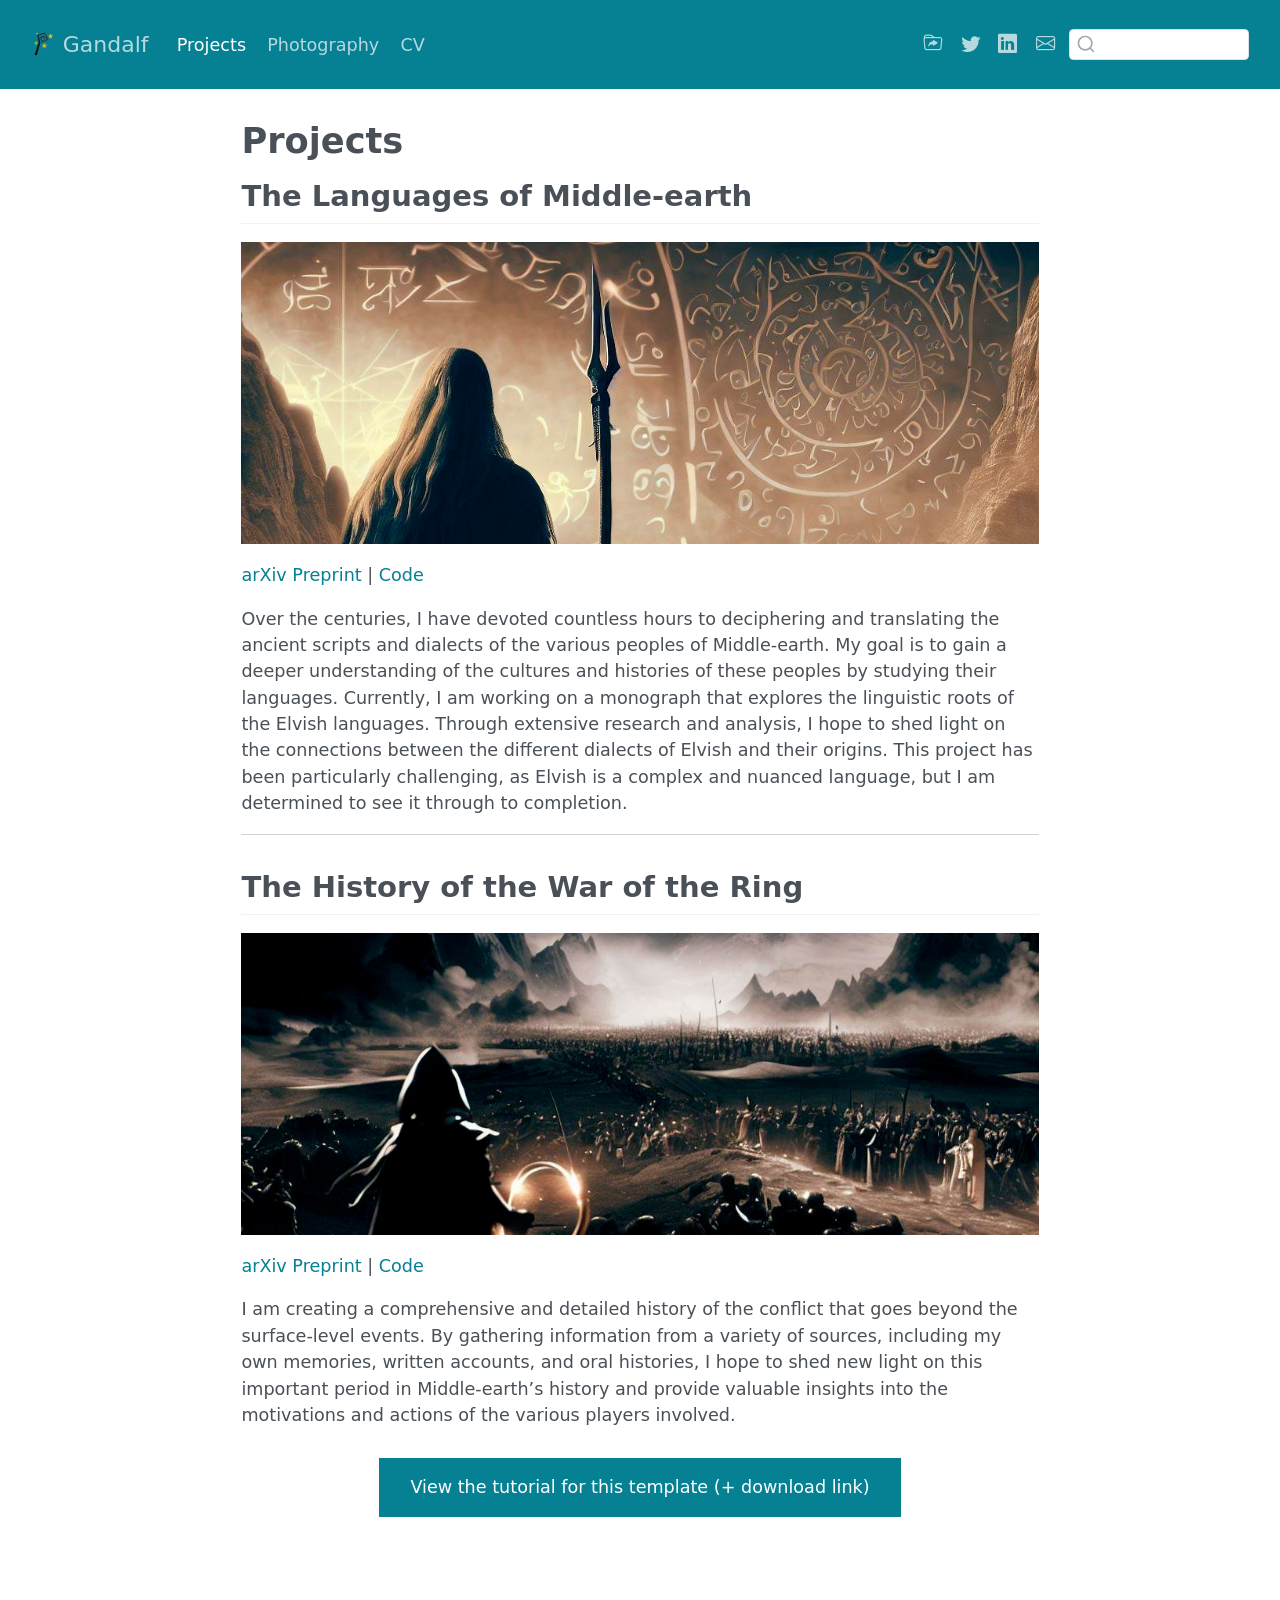
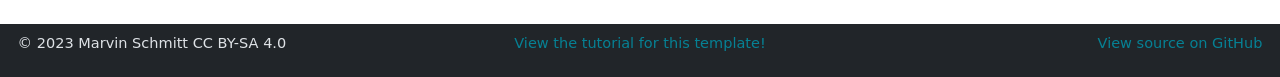
<file: docs/projects/index.html>
<!DOCTYPE html>
<html xmlns="http://www.w3.org/1999/xhtml" lang="en" xml:lang="en"><head>

<meta charset="utf-8">
<meta name="generator" content="quarto-1.9.38">

<meta name="viewport" content="width=device-width, initial-scale=1.0, user-scalable=yes">


<title>Projects – Gandalf</title>
<style>
/* Default styles provided by pandoc.
** See https://pandoc.org/MANUAL.html#variables-for-html for config info.
*/
code{white-space: pre-wrap;}
span.smallcaps{font-variant: small-caps;}
div.columns{display: flex; gap: min(4vw, 1.5em);}
div.column{flex: auto; overflow-x: auto;}
div.hanging-indent{margin-left: 1.5em; text-indent: -1.5em;}
ul.task-list{list-style: none;}
ul.task-list li input[type="checkbox"] {
  width: 0.8em;
  margin: 0 0.8em 0.2em -1em; /* quarto-specific, see https://github.com/quarto-dev/quarto-cli/issues/4556 */ 
  vertical-align: middle;
}
</style>


<script src="../site_libs/quarto-nav/quarto-nav.js"></script>
<script src="../site_libs/clipboard/clipboard.min.js"></script>
<script src="../site_libs/quarto-search/autocomplete.umd.js"></script>
<script src="../site_libs/quarto-search/fuse.min.js"></script>
<script src="../site_libs/quarto-search/quarto-search.js"></script>
<meta name="quarto:offset" content="../">
<link href="../img/favicon.png" rel="icon" type="image/png">
<script src="../site_libs/quarto-html/quarto.js" type="module"></script>
<script src="../site_libs/quarto-html/tabsets/tabsets.js" type="module"></script>
<script src="../site_libs/quarto-html/popper.min.js"></script>
<script src="../site_libs/quarto-html/tippy.umd.min.js"></script>
<script src="../site_libs/quarto-html/anchor.min.js"></script>
<link href="../site_libs/quarto-html/tippy.css" rel="stylesheet">
<link href="../site_libs/quarto-html/quarto-syntax-highlighting-15634bcf2e68342d4ad2dfa704d543f6.css" rel="stylesheet" id="quarto-text-highlighting-styles">
<script src="../site_libs/bootstrap/bootstrap.min.js"></script>
<link href="../site_libs/bootstrap/bootstrap-icons.css" rel="stylesheet">
<link href="../site_libs/bootstrap/bootstrap-db49e53ea84c5c6f29d0102649885da3.min.css" rel="stylesheet" append-hash="true" id="quarto-bootstrap" data-mode="light">
<script id="quarto-search-options" type="application/json">{
  "location": "navbar",
  "copy-button": false,
  "collapse-after": 3,
  "panel-placement": "end",
  "type": "textbox",
  "limit": 50,
  "keyboard-shortcut": [
    "f",
    "/",
    "s"
  ],
  "language": {
    "search-no-results-text": "No results",
    "search-matching-documents-text": "matching documents",
    "search-copy-link-title": "Copy link to search",
    "search-hide-matches-text": "Hide additional matches",
    "search-more-match-text": "more match in this document",
    "search-more-matches-text": "more matches in this document",
    "search-clear-button-title": "Clear",
    "search-text-placeholder": "",
    "search-detached-cancel-button-title": "Cancel",
    "search-submit-button-title": "Submit",
    "search-label": "Search"
  }
}</script>


</head>

<body class="nav-fixed fullcontent quarto-light">

<div id="quarto-search-results"></div>
  <header id="quarto-header" class="headroom fixed-top">
    <nav class="navbar navbar-expand-lg " data-bs-theme="dark">
      <div class="navbar-container container-fluid">
      <div class="navbar-brand-container mx-auto">
    <a href="../index.html" class="navbar-brand navbar-brand-logo">
    <img src="../img/logo.png" alt="" class="navbar-logo light-content">
    <img src="../img/logo.png" alt="" class="navbar-logo dark-content">
    </a>
    <a class="navbar-brand" href="../index.html">
    <span class="navbar-title">Gandalf</span>
    </a>
  </div>
            <div id="quarto-search" class="" title="Search"></div>
          <button class="navbar-toggler" type="button" data-bs-toggle="collapse" data-bs-target="#navbarCollapse" aria-controls="navbarCollapse" role="menu" aria-expanded="false" aria-label="Toggle navigation" onclick="if (window.quartoToggleHeadroom) { window.quartoToggleHeadroom(); }">
  <span class="navbar-toggler-icon"></span>
</button>
          <div class="collapse navbar-collapse" id="navbarCollapse">
            <ul class="navbar-nav navbar-nav-scroll me-auto">
  <li class="nav-item">
    <a class="nav-link active" href="../projects/index.html" aria-current="page"> 
<span class="menu-text">Projects</span></a>
  </li>  
  <li class="nav-item">
    <a class="nav-link" href="../photography/index.html"> 
<span class="menu-text">Photography</span></a>
  </li>  
  <li class="nav-item">
    <a class="nav-link" href="../cv/index.html"> 
<span class="menu-text">CV</span></a>
  </li>  
</ul>
            <ul class="navbar-nav navbar-nav-scroll ms-auto">
  <li class="nav-item compact">
    <a class="nav-link" href="https://www.marvinschmitt.com/blog/website-tutorial-quarto/"> <i class="bi bi-folder-symlink" role="img">
</i> 
<span class="menu-text"></span></a>
  </li>  
  <li class="nav-item compact">
    <a class="nav-link" href="https://twitter.com/MarvinSchmittML"> <i class="bi bi-twitter" role="img">
</i> 
<span class="menu-text"></span></a>
  </li>  
  <li class="nav-item compact">
    <a class="nav-link" href="https://www.linkedin.com/in/marvin-schmitt-a85b321a2/"> <i class="bi bi-linkedin" role="img">
</i> 
<span class="menu-text"></span></a>
  </li>  
  <li class="nav-item compact">
    <a class="nav-link" href="mailto:mail.marvinschmitt@gmail.com"> <i class="bi bi-envelope" role="img" aria-label="email">
</i> 
<span class="menu-text"></span></a>
  </li>  
</ul>
          </div> <!-- /navcollapse -->
            <div class="quarto-navbar-tools">
</div>
      </div> <!-- /container-fluid -->
    </nav>
</header>
<!-- content -->
<div id="quarto-content" class="quarto-container page-columns page-rows-contents page-layout-article page-navbar">
<!-- sidebar -->
<!-- margin-sidebar -->
    
<!-- main -->
<main class="content" id="quarto-document-content">

<header id="title-block-header" class="quarto-title-block default">
<div class="quarto-title">
<h1 class="title">Projects</h1>
</div>



<div class="quarto-title-meta">

    
  
    
  </div>
  


</header>


<section id="the-languages-of-middle-earth" class="level2">
<h2 class="anchored" data-anchor-id="the-languages-of-middle-earth">The Languages of Middle-earth</h2>
<p><img src="project_1_banner.png" style="height: 100%; width: 100%; object-fit: contain" onclick="window.open('https://arxiv.org/abs/2210.07278', 'blank');"></p>
<p><a href="https://arxiv.org/abs/2210.07278" target="_blank">arXiv Preprint</a> | <a href="https://github.com/marvinschmitt/MetaUncertaintyPaper" target="_blank">Code</a><br></p>
<p>Over the centuries, I have devoted countless hours to deciphering and translating the ancient scripts and dialects of the various peoples of Middle-earth. My goal is to gain a deeper understanding of the cultures and histories of these peoples by studying their languages. Currently, I am working on a monograph that explores the linguistic roots of the Elvish languages. Through extensive research and analysis, I hope to shed light on the connections between the different dialects of Elvish and their origins. This project has been particularly challenging, as Elvish is a complex and nuanced language, but I am determined to see it through to completion.</p>
<hr>
</section>
<section id="the-history-of-the-war-of-the-ring" class="level2">
<h2 class="anchored" data-anchor-id="the-history-of-the-war-of-the-ring">The History of the War of the Ring</h2>
<p><img src="project_2_banner.png" style="height: 100%; width: 100%; object-fit: contain" onclick="window.open('https://arxiv.org/abs/2112.08866', 'blank');"></p>
<p><a href="https://arxiv.org/abs/2112.08866" target="_blank">arXiv Preprint</a> | <a href="https://github.com/marvinschmitt/ModelMisspecificationBF" target="_blank">Code</a><br></p>
<p>I am creating a comprehensive and detailed history of the conflict that goes beyond the surface-level events. By gathering information from a variety of sources, including my own memories, written accounts, and oral histories, I hope to shed new light on this important period in Middle-earth’s history and provide valuable insights into the motivations and actions of the various players involved.</p>
<div style="margin: 30px; text-align: center;">
<a class="btn btn-primary" href="https://www.marvinschmitt.com/blog/website-tutorial-quarto/" role="button" target="_blank" style="padding: 15px 30px;">View the tutorial for this template (+ download link)</a>
</div>


</section>

</main> <!-- /main -->
<script id="quarto-html-after-body" type="application/javascript">
  window.document.addEventListener("DOMContentLoaded", function (event) {
    const icon = "";
    const anchorJS = new window.AnchorJS();
    anchorJS.options = {
      placement: 'right',
      icon: icon
    };
    anchorJS.add('.anchored');
    const isCodeAnnotation = (el) => {
      for (const clz of el.classList) {
        if (clz.startsWith('code-annotation-')) {                     
          return true;
        }
      }
      return false;
    }
    const onCopySuccess = function(e) {
      // button target
      const button = e.trigger;
      // don't keep focus
      button.blur();
      // flash "checked"
      button.classList.add('code-copy-button-checked');
      var currentTitle = button.getAttribute("title");
      button.setAttribute("title", "Copied!");
      let tooltip;
      if (window.bootstrap) {
        button.setAttribute("data-bs-toggle", "tooltip");
        button.setAttribute("data-bs-placement", "left");
        button.setAttribute("data-bs-title", "Copied!");
        tooltip = new bootstrap.Tooltip(button, 
          { trigger: "manual", 
            customClass: "code-copy-button-tooltip",
            offset: [0, -8]});
        tooltip.show();    
      }
      setTimeout(function() {
        if (tooltip) {
          tooltip.hide();
          button.removeAttribute("data-bs-title");
          button.removeAttribute("data-bs-toggle");
          button.removeAttribute("data-bs-placement");
        }
        button.setAttribute("title", currentTitle);
        button.classList.remove('code-copy-button-checked');
      }, 1000);
      // clear code selection
      e.clearSelection();
    }
    const getTextToCopy = function(trigger) {
      const outerScaffold = trigger.parentElement.cloneNode(true);
      const codeEl = outerScaffold.querySelector('code');
      for (const childEl of codeEl.children) {
        if (isCodeAnnotation(childEl)) {
          childEl.remove();
        }
      }
      return codeEl.innerText;
    }
    const clipboard = new window.ClipboardJS('.code-copy-button:not([data-in-quarto-modal])', {
      text: getTextToCopy
    });
    clipboard.on('success', onCopySuccess);
    if (window.document.getElementById('quarto-embedded-source-code-modal')) {
      const clipboardModal = new window.ClipboardJS('.code-copy-button[data-in-quarto-modal]', {
        text: getTextToCopy,
        container: window.document.getElementById('quarto-embedded-source-code-modal')
      });
      clipboardModal.on('success', onCopySuccess);
    }
      var localhostRegex = new RegExp(/^(?:http|https):\/\/localhost\:?[0-9]*\//);
      var mailtoRegex = new RegExp(/^mailto:/);
        var filterRegex = new RegExp('/' + window.location.host + '/');
      var isInternal = (href) => {
          return filterRegex.test(href) || localhostRegex.test(href) || mailtoRegex.test(href);
      }
      // Inspect non-navigation links and adorn them if external
     var links = window.document.querySelectorAll('a[href]:not(.nav-link):not(.navbar-brand):not(.toc-action):not(.sidebar-link):not(.sidebar-item-toggle):not(.pagination-link):not(.no-external):not([aria-hidden]):not(.dropdown-item):not(.quarto-navigation-tool):not(.about-link)');
      for (var i=0; i<links.length; i++) {
        const link = links[i];
        if (!isInternal(link.href)) {
          // undo the damage that might have been done by quarto-nav.js in the case of
          // links that we want to consider external
          if (link.dataset.originalHref !== undefined) {
            link.href = link.dataset.originalHref;
          }
        }
      }
    function tippyHover(el, contentFn, onTriggerFn, onUntriggerFn) {
      const config = {
        allowHTML: true,
        maxWidth: 500,
        delay: 100,
        arrow: false,
        appendTo: function(el) {
            return el.parentElement;
        },
        interactive: true,
        interactiveBorder: 10,
        theme: 'quarto',
        placement: 'bottom-start',
      };
      if (contentFn) {
        config.content = contentFn;
      }
      if (onTriggerFn) {
        config.onTrigger = onTriggerFn;
      }
      if (onUntriggerFn) {
        config.onUntrigger = onUntriggerFn;
      }
      window.tippy(el, config); 
    }
    const noterefs = window.document.querySelectorAll('a[role="doc-noteref"]');
    for (var i=0; i<noterefs.length; i++) {
      const ref = noterefs[i];
      tippyHover(ref, function() {
        // use id or data attribute instead here
        let href = ref.getAttribute('data-footnote-href') || ref.getAttribute('href');
        try { href = new URL(href).hash; } catch {}
        const id = href.replace(/^#\/?/, "");
        const note = window.document.getElementById(id);
        if (note) {
          return note.innerHTML;
        } else {
          return "";
        }
      });
    }
    const xrefs = window.document.querySelectorAll('a.quarto-xref');
    const processXRef = (id, note) => {
      // Strip column container classes
      const stripColumnClz = (el) => {
        el.classList.remove("page-full", "page-columns");
        if (el.children) {
          for (const child of el.children) {
            stripColumnClz(child);
          }
        }
      }
      stripColumnClz(note)
      if (id === null || id.startsWith('sec-')) {
        // Special case sections, only their first couple elements
        const container = document.createElement("div");
        if (note.children && note.children.length > 2) {
          container.appendChild(note.children[0].cloneNode(true));
          for (let i = 1; i < note.children.length; i++) {
            const child = note.children[i];
            if (child.tagName === "P" && child.innerText === "") {
              continue;
            } else {
              container.appendChild(child.cloneNode(true));
              break;
            }
          }
          if (window.Quarto?.typesetMath) {
            window.Quarto.typesetMath(container);
          }
          return container.innerHTML
        } else {
          if (window.Quarto?.typesetMath) {
            window.Quarto.typesetMath(note);
          }
          return note.innerHTML;
        }
      } else {
        // Remove any anchor links if they are present
        const anchorLink = note.querySelector('a.anchorjs-link');
        if (anchorLink) {
          anchorLink.remove();
        }
        if (window.Quarto?.typesetMath) {
          window.Quarto.typesetMath(note);
        }
        if (note.classList.contains("callout")) {
          return note.outerHTML;
        } else {
          return note.innerHTML;
        }
      }
    }
    for (var i=0; i<xrefs.length; i++) {
      const xref = xrefs[i];
      tippyHover(xref, undefined, function(instance) {
        instance.disable();
        let url = xref.getAttribute('href');
        let hash = undefined; 
        if (url.startsWith('#')) {
          hash = url;
        } else {
          try { hash = new URL(url).hash; } catch {}
        }
        if (hash) {
          const id = hash.replace(/^#\/?/, "");
          const note = window.document.getElementById(id);
          if (note !== null) {
            try {
              const html = processXRef(id, note.cloneNode(true));
              instance.setContent(html);
            } finally {
              instance.enable();
              instance.show();
            }
          } else {
            // See if we can fetch this
            fetch(url.split('#')[0])
            .then(res => res.text())
            .then(html => {
              const parser = new DOMParser();
              const htmlDoc = parser.parseFromString(html, "text/html");
              const note = htmlDoc.getElementById(id);
              if (note !== null) {
                const html = processXRef(id, note);
                instance.setContent(html);
              } 
            }).finally(() => {
              instance.enable();
              instance.show();
            });
          }
        } else {
          // See if we can fetch a full url (with no hash to target)
          // This is a special case and we should probably do some content thinning / targeting
          fetch(url)
          .then(res => res.text())
          .then(html => {
            const parser = new DOMParser();
            const htmlDoc = parser.parseFromString(html, "text/html");
            const note = htmlDoc.querySelector('main.content');
            if (note !== null) {
              // This should only happen for chapter cross references
              // (since there is no id in the URL)
              // remove the first header
              if (note.children.length > 0 && note.children[0].tagName === "HEADER") {
                note.children[0].remove();
              }
              const html = processXRef(null, note);
              instance.setContent(html);
            } 
          }).finally(() => {
            instance.enable();
            instance.show();
          });
        }
      }, function(instance) {
      });
    }
        let selectedAnnoteEl;
        const selectorForAnnotation = ( cell, annotation) => {
          let cellAttr = 'data-code-cell="' + cell + '"';
          let lineAttr = 'data-code-annotation="' +  annotation + '"';
          const selector = 'span[' + cellAttr + '][' + lineAttr + ']';
          return selector;
        }
        const selectCodeLines = (annoteEl) => {
          const doc = window.document;
          const targetCell = annoteEl.getAttribute("data-target-cell");
          const targetAnnotation = annoteEl.getAttribute("data-target-annotation");
          const annoteSpan = window.document.querySelector(selectorForAnnotation(targetCell, targetAnnotation));
          const lines = annoteSpan.getAttribute("data-code-lines").split(",");
          const lineIds = lines.map((line) => {
            return targetCell + "-" + line;
          })
          let top = null;
          let height = null;
          let parent = null;
          if (lineIds.length > 0) {
              //compute the position of the single el (top and bottom and make a div)
              const el = window.document.getElementById(lineIds[0]);
              top = el.offsetTop;
              height = el.offsetHeight;
              parent = el.parentElement.parentElement;
            if (lineIds.length > 1) {
              const lastEl = window.document.getElementById(lineIds[lineIds.length - 1]);
              const bottom = lastEl.offsetTop + lastEl.offsetHeight;
              height = bottom - top;
            }
            if (top !== null && height !== null && parent !== null) {
              // cook up a div (if necessary) and position it 
              let div = window.document.getElementById("code-annotation-line-highlight");
              if (div === null) {
                div = window.document.createElement("div");
                div.setAttribute("id", "code-annotation-line-highlight");
                div.style.position = 'absolute';
                parent.appendChild(div);
              }
              div.style.top = top - 2 + "px";
              div.style.height = height + 4 + "px";
              div.style.left = 0;
              let gutterDiv = window.document.getElementById("code-annotation-line-highlight-gutter");
              if (gutterDiv === null) {
                gutterDiv = window.document.createElement("div");
                gutterDiv.setAttribute("id", "code-annotation-line-highlight-gutter");
                gutterDiv.style.position = 'absolute';
                const codeCell = window.document.getElementById(targetCell);
                const gutter = codeCell.querySelector('.code-annotation-gutter');
                gutter.appendChild(gutterDiv);
              }
              gutterDiv.style.top = top - 2 + "px";
              gutterDiv.style.height = height + 4 + "px";
            }
            selectedAnnoteEl = annoteEl;
          }
        };
        const unselectCodeLines = () => {
          const elementsIds = ["code-annotation-line-highlight", "code-annotation-line-highlight-gutter"];
          elementsIds.forEach((elId) => {
            const div = window.document.getElementById(elId);
            if (div) {
              div.remove();
            }
          });
          selectedAnnoteEl = undefined;
        };
          // Handle positioning of the toggle
      window.addEventListener(
        "resize",
        throttle(() => {
          elRect = undefined;
          if (selectedAnnoteEl) {
            selectCodeLines(selectedAnnoteEl);
          }
        }, 10)
      );
      function throttle(fn, ms) {
      let throttle = false;
      let timer;
        return (...args) => {
          if(!throttle) { // first call gets through
              fn.apply(this, args);
              throttle = true;
          } else { // all the others get throttled
              if(timer) clearTimeout(timer); // cancel #2
              timer = setTimeout(() => {
                fn.apply(this, args);
                timer = throttle = false;
              }, ms);
          }
        };
      }
        // Attach click handler to the DT
        const annoteDls = window.document.querySelectorAll('dt[data-target-cell]');
        for (const annoteDlNode of annoteDls) {
          annoteDlNode.addEventListener('click', (event) => {
            const clickedEl = event.target;
            if (clickedEl !== selectedAnnoteEl) {
              unselectCodeLines();
              const activeEl = window.document.querySelector('dt[data-target-cell].code-annotation-active');
              if (activeEl) {
                activeEl.classList.remove('code-annotation-active');
              }
              selectCodeLines(clickedEl);
              clickedEl.classList.add('code-annotation-active');
            } else {
              // Unselect the line
              unselectCodeLines();
              clickedEl.classList.remove('code-annotation-active');
            }
          });
        }
    const findCites = (el) => {
      const parentEl = el.parentElement;
      if (parentEl) {
        const cites = parentEl.dataset.cites;
        if (cites) {
          return {
            el,
            cites: cites.split(' ')
          };
        } else {
          return findCites(el.parentElement)
        }
      } else {
        return undefined;
      }
    };
    var bibliorefs = window.document.querySelectorAll('a[role="doc-biblioref"]');
    for (var i=0; i<bibliorefs.length; i++) {
      const ref = bibliorefs[i];
      const citeInfo = findCites(ref);
      if (citeInfo) {
        tippyHover(citeInfo.el, function() {
          var popup = window.document.createElement('div');
          citeInfo.cites.forEach(function(cite) {
            var citeDiv = window.document.createElement('div');
            citeDiv.classList.add('hanging-indent');
            citeDiv.classList.add('csl-entry');
            var biblioDiv = window.document.getElementById('ref-' + cite);
            if (biblioDiv) {
              citeDiv.innerHTML = biblioDiv.innerHTML;
            }
            popup.appendChild(citeDiv);
          });
          return popup.innerHTML;
        });
      }
    }
  });
  </script>
</div> <!-- /content -->
<footer class="footer">
  <div class="nav-footer">
    <div class="nav-footer-left">
<p><span class="faux-block">© 2023 Marvin Schmitt CC BY-SA 4.0</span></p>
</div>   
    <div class="nav-footer-center">
<p><span class="faux-block"><a href="https://www.marvinschmitt.com/blog/website-tutorial-quarto/">View the tutorial for this template!</a></span></p>
</div>
    <div class="nav-footer-right">
<p><span class="faux-block"><a href="https://github.com/marvinschmitt/quarto-website-template/">View source on GitHub</a></span></p>
</div>
  </div>
</footer>




</body></html>
</file>
<file: docs/site_libs/quarto-html/tippy.css>
.tippy-box[data-animation=fade][data-state=hidden]{opacity:0}[data-tippy-root]{max-width:calc(100vw - 10px)}.tippy-box{position:relative;background-color:#333;color:#fff;border-radius:4px;font-size:14px;line-height:1.4;white-space:normal;outline:0;transition-property:transform,visibility,opacity}.tippy-box[data-placement^=top]>.tippy-arrow{bottom:0}.tippy-box[data-placement^=top]>.tippy-arrow:before{bottom:-7px;left:0;border-width:8px 8px 0;border-top-color:initial;transform-origin:center top}.tippy-box[data-placement^=bottom]>.tippy-arrow{top:0}.tippy-box[data-placement^=bottom]>.tippy-arrow:before{top:-7px;left:0;border-width:0 8px 8px;border-bottom-color:initial;transform-origin:center bottom}.tippy-box[data-placement^=left]>.tippy-arrow{right:0}.tippy-box[data-placement^=left]>.tippy-arrow:before{border-width:8px 0 8px 8px;border-left-color:initial;right:-7px;transform-origin:center left}.tippy-box[data-placement^=right]>.tippy-arrow{left:0}.tippy-box[data-placement^=right]>.tippy-arrow:before{left:-7px;border-width:8px 8px 8px 0;border-right-color:initial;transform-origin:center right}.tippy-box[data-inertia][data-state=visible]{transition-timing-function:cubic-bezier(.54,1.5,.38,1.11)}.tippy-arrow{width:16px;height:16px;color:#333}.tippy-arrow:before{content:"";position:absolute;border-color:transparent;border-style:solid}.tippy-content{position:relative;padding:5px 9px;z-index:1}
</file>
<file: docs/site_libs/quarto-html/quarto-syntax-highlighting-15634bcf2e68342d4ad2dfa704d543f6.css>
/* quarto syntax highlight colors */
:root {
  --quarto-hl-ot-color: #003B4F;
  --quarto-hl-at-color: #657422;
  --quarto-hl-ss-color: #20794D;
  --quarto-hl-an-color: #5E5E5E;
  --quarto-hl-fu-color: #4758AB;
  --quarto-hl-st-color: #20794D;
  --quarto-hl-cf-color: #003B4F;
  --quarto-hl-op-color: #5E5E5E;
  --quarto-hl-er-color: #AD0000;
  --quarto-hl-bn-color: #AD0000;
  --quarto-hl-al-color: #AD0000;
  --quarto-hl-va-color: #111111;
  --quarto-hl-bu-color: inherit;
  --quarto-hl-ex-color: inherit;
  --quarto-hl-pp-color: #AD0000;
  --quarto-hl-in-color: #5E5E5E;
  --quarto-hl-vs-color: #20794D;
  --quarto-hl-wa-color: #5E5E5E;
  --quarto-hl-do-color: #5E5E5E;
  --quarto-hl-im-color: #00769E;
  --quarto-hl-ch-color: #20794D;
  --quarto-hl-dt-color: #AD0000;
  --quarto-hl-fl-color: #AD0000;
  --quarto-hl-co-color: #5E5E5E;
  --quarto-hl-cv-color: #5E5E5E;
  --quarto-hl-cn-color: #8f5902;
  --quarto-hl-sc-color: #5E5E5E;
  --quarto-hl-dv-color: #AD0000;
  --quarto-hl-kw-color: #003B4F;
}

/* other quarto variables */
:root {
  --quarto-font-monospace: SFMono-Regular, Menlo, Monaco, Consolas, "Liberation Mono", "Courier New", monospace;
}

/* syntax highlight based on Pandoc's rules */
pre > code.sourceCode > span {
  color: #003B4F;
}

code.sourceCode > span {
  color: #003B4F;
}

div.sourceCode,
div.sourceCode pre.sourceCode {
  color: #003B4F;
}

/* Normal */
code span {
  color: #003B4F;
}

/* Alert */
code span.al {
  color: #AD0000;
  font-style: inherit;
}

/* Annotation */
code span.an {
  color: #5E5E5E;
  font-style: inherit;
}

/* Attribute */
code span.at {
  color: #657422;
  font-style: inherit;
}

/* BaseN */
code span.bn {
  color: #AD0000;
  font-style: inherit;
}

/* BuiltIn */
code span.bu {
  font-style: inherit;
}

/* ControlFlow */
code span.cf {
  color: #003B4F;
  font-weight: bold;
  font-style: inherit;
}

/* Char */
code span.ch {
  color: #20794D;
  font-style: inherit;
}

/* Constant */
code span.cn {
  color: #8f5902;
  font-style: inherit;
}

/* Comment */
code span.co {
  color: #5E5E5E;
  font-style: inherit;
}

/* CommentVar */
code span.cv {
  color: #5E5E5E;
  font-style: italic;
}

/* Documentation */
code span.do {
  color: #5E5E5E;
  font-style: italic;
}

/* DataType */
code span.dt {
  color: #AD0000;
  font-style: inherit;
}

/* DecVal */
code span.dv {
  color: #AD0000;
  font-style: inherit;
}

/* Error */
code span.er {
  color: #AD0000;
  font-style: inherit;
}

/* Extension */
code span.ex {
  font-style: inherit;
}

/* Float */
code span.fl {
  color: #AD0000;
  font-style: inherit;
}

/* Function */
code span.fu {
  color: #4758AB;
  font-style: inherit;
}

/* Import */
code span.im {
  color: #00769E;
  font-style: inherit;
}

/* Information */
code span.in {
  color: #5E5E5E;
  font-style: inherit;
}

/* Keyword */
code span.kw {
  color: #003B4F;
  font-weight: bold;
  font-style: inherit;
}

/* Operator */
code span.op {
  color: #5E5E5E;
  font-style: inherit;
}

/* Other */
code span.ot {
  color: #003B4F;
  font-style: inherit;
}

/* Preprocessor */
code span.pp {
  color: #AD0000;
  font-style: inherit;
}

/* SpecialChar */
code span.sc {
  color: #5E5E5E;
  font-style: inherit;
}

/* SpecialString */
code span.ss {
  color: #20794D;
  font-style: inherit;
}

/* String */
code span.st {
  color: #20794D;
  font-style: inherit;
}

/* Variable */
code span.va {
  color: #111111;
  font-style: inherit;
}

/* VerbatimString */
code span.vs {
  color: #20794D;
  font-style: inherit;
}

/* Warning */
code span.wa {
  color: #5E5E5E;
  font-style: italic;
}

.prevent-inlining {
  content: "</";
}

/*# sourceMappingURL=f23921c56f73e400b49028c9186a1aa0.css.map */
</file>
